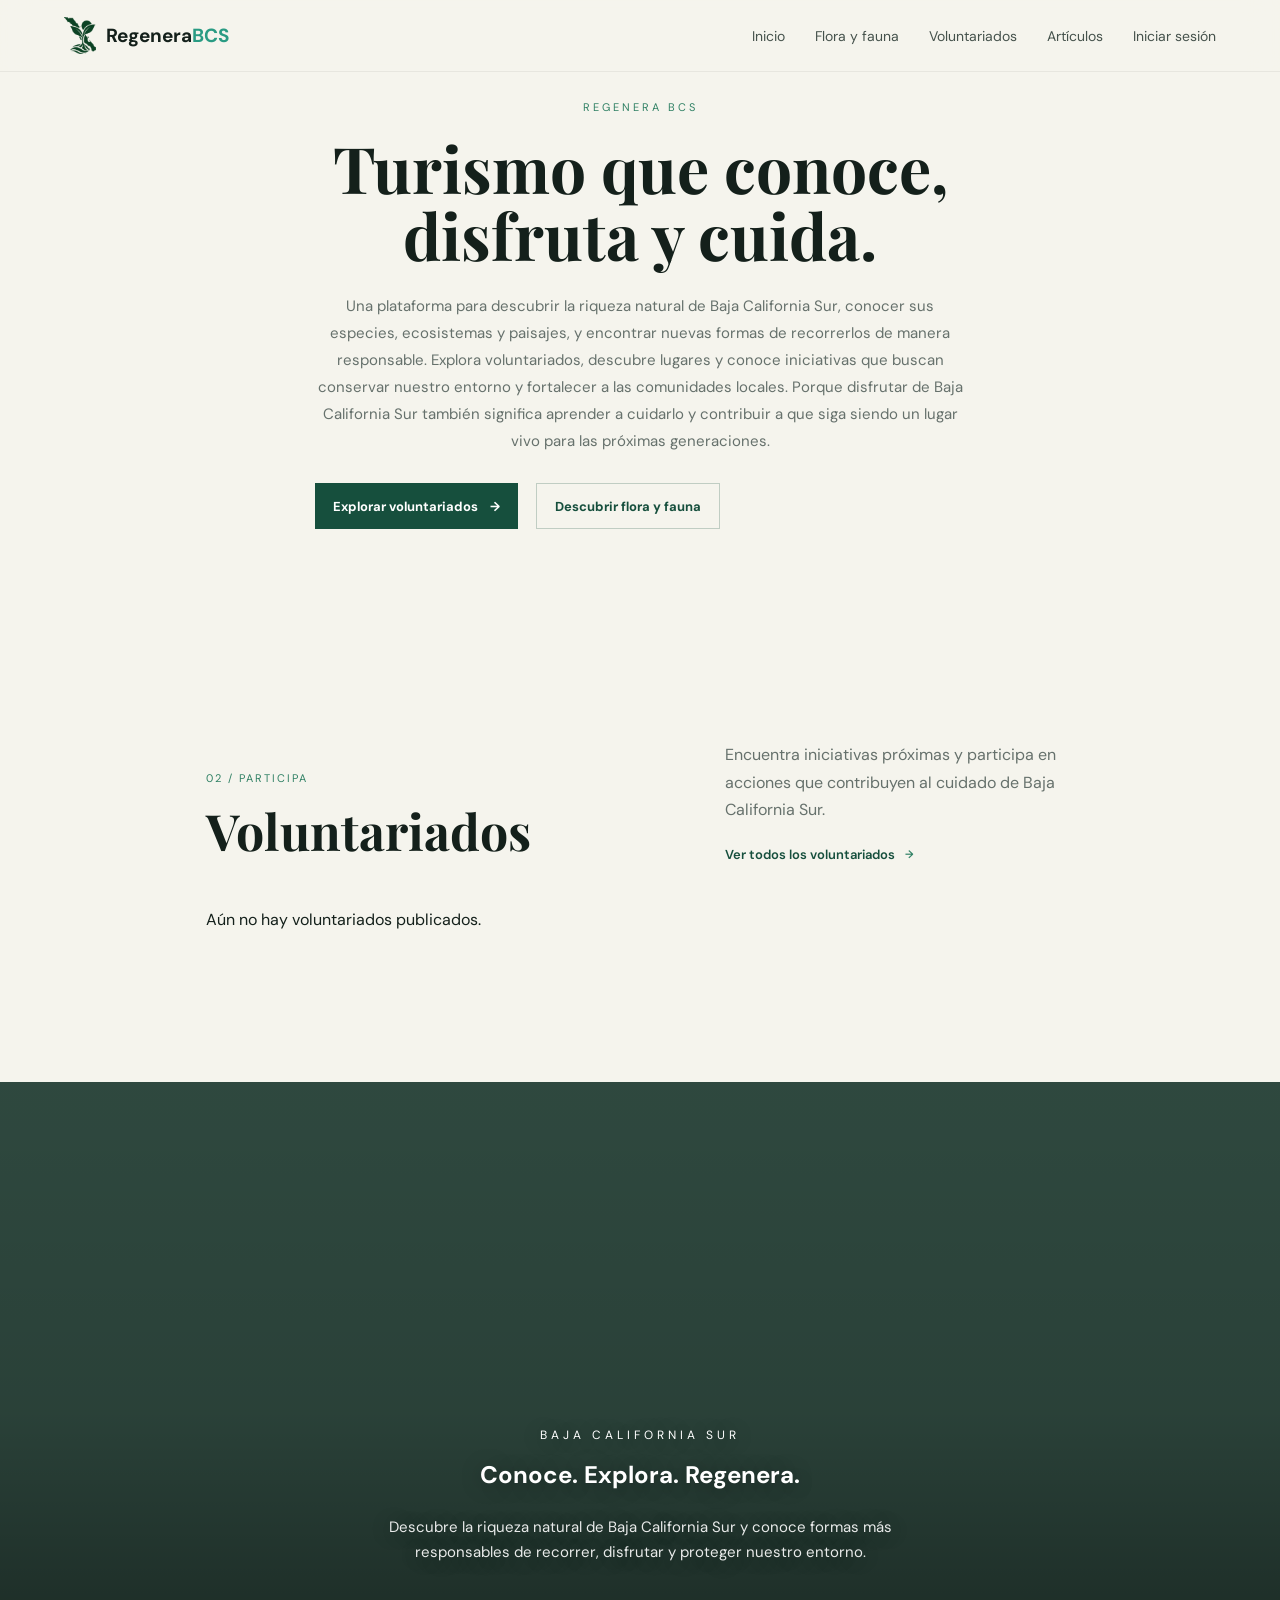
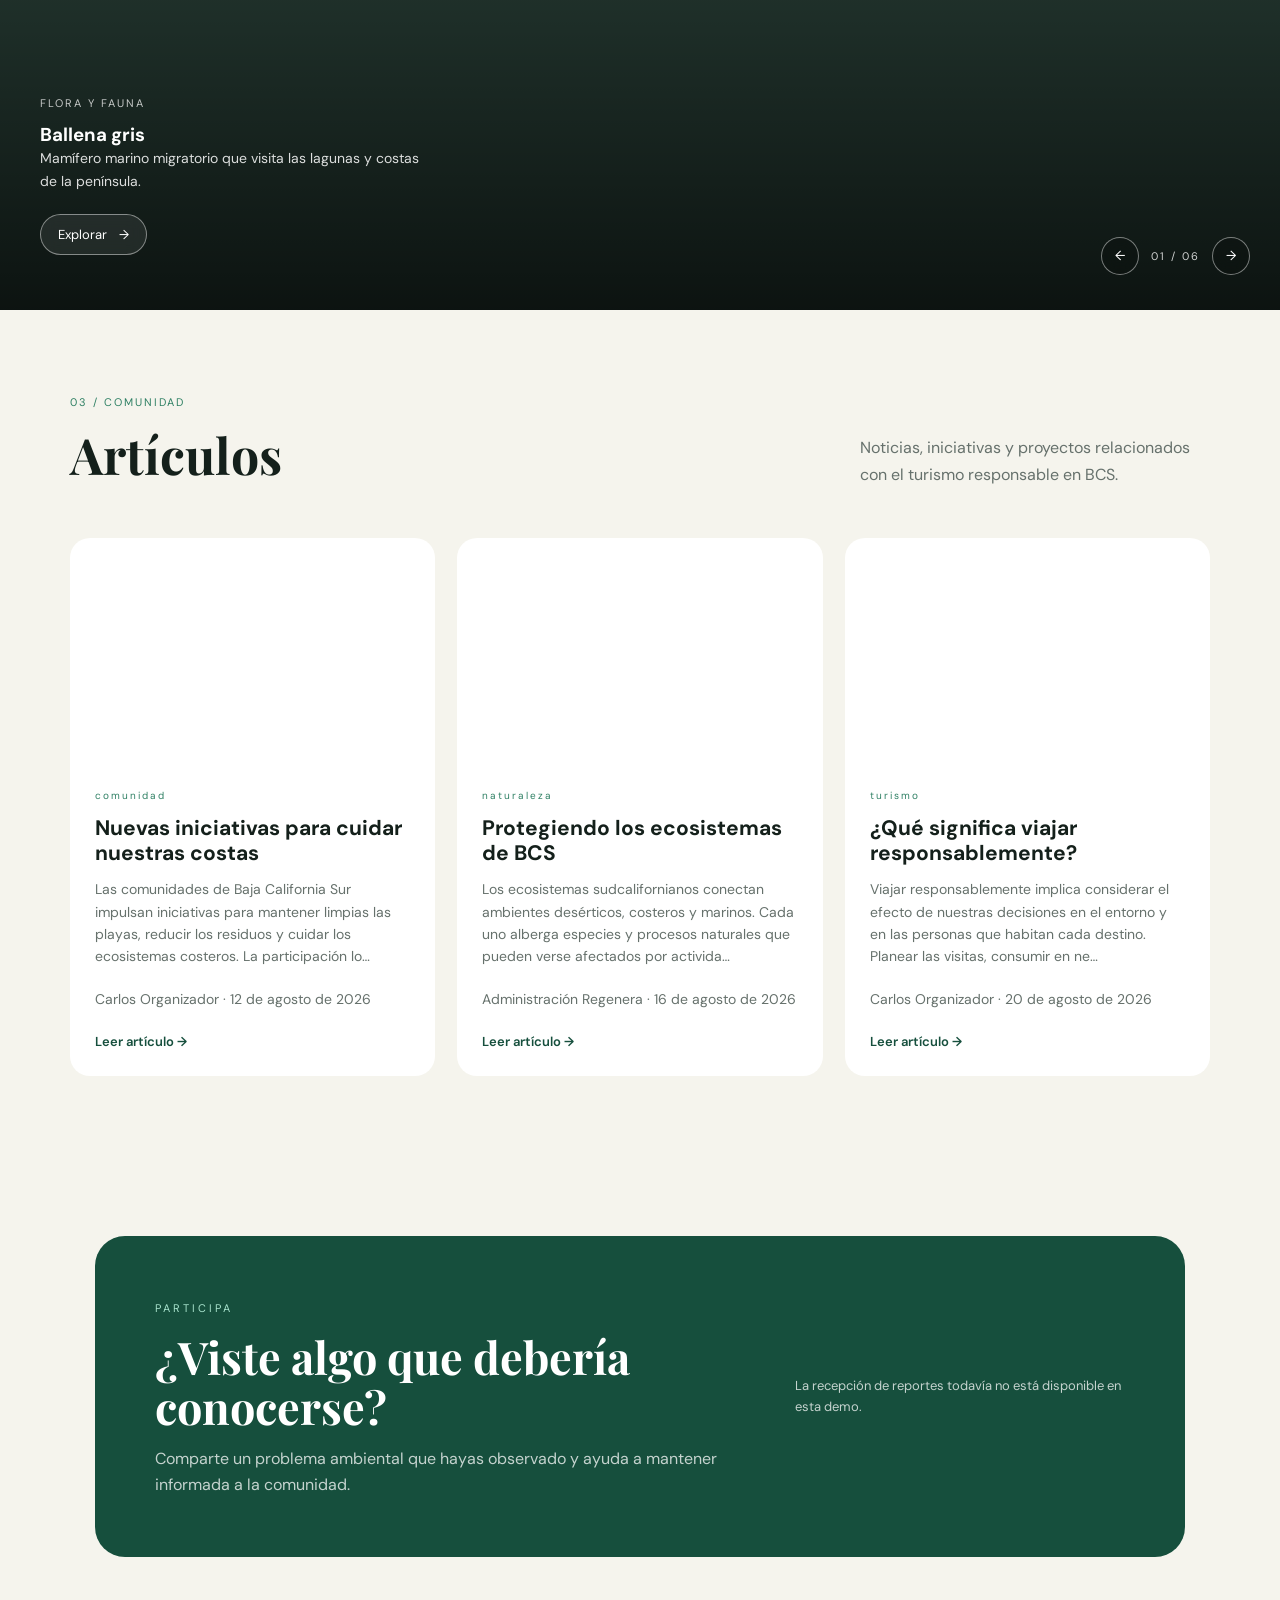
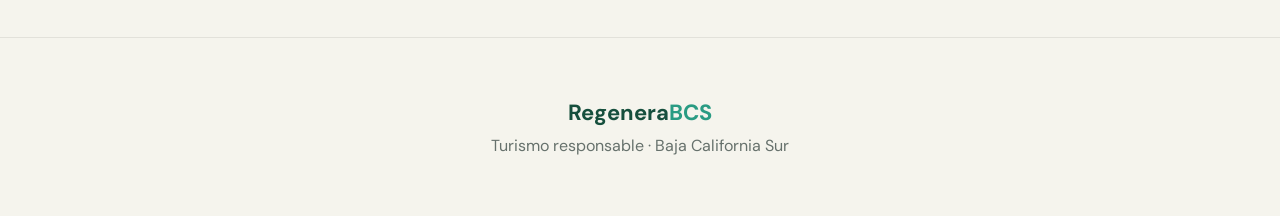
<file: index.html>
<!DOCTYPE html>
<html lang="es">

<head>
    <meta charset="UTF-8">
    <meta name="viewport" content="width=device-width, initial-scale=1.0">

    <title>Regenera BCS</title>

    <link rel="stylesheet" href="style.css">
    <link rel="stylesheet" href="contenido.css">
</head>

<body>

    <!-- =========================
         TOPBAR
    ========================== -->

    <header class="topbar">

        <a href="#inicio" class="logo">

            <span class="logo-mark">
                <img src="path1521.png" alt="Logo">
            </span>

            <span>
                Regenera<span>BCS</span>
            </span>

        </a>

        <nav class="nav">

            <a href="#inicio">
                Inicio
            </a>

            <a href="flora.html">
                Flora y fauna
            </a>

            <a href="voluntariados.html">
                Voluntariados
            </a>

            <a href="articulos.html">
                Artículos
            </a>

            <a href="login.html" class="user-nav">
                Iniciar sesión
            </a>

        </nav>

        <button
            class="menu-button"
            id="menuButton"
            aria-label="Abrir menú"
        >
            ☰
        </button>

    </header>


    <!-- =========================
         MENU MOBILE
    ========================== -->

    <nav class="mobile-menu" id="mobileMenu">

        <a href="#inicio">
            Inicio
        </a>

        <a href="flora.html">
            Flora y fauna
        </a>

        <a href="voluntariados.html">
            Voluntariados
        </a>

        <a href="articulos.html">
            Artículos
        </a>

        <a href="login.html" class="user-nav">
            Iniciar sesión
        </a>

    </nav>


    <!-- =========================
         MAIN
    ========================== -->

    <main id="inicio">

        <section class="intro">

            <div class="section-label">
                REGENERA BCS
            </div>

            <h2>
                Turismo que conoce,
                <br>
                disfruta y cuida.
            </h2>

            <p>
                Una plataforma para descubrir la riqueza natural de Baja
                California Sur, conocer sus especies, ecosistemas y paisajes,
                y encontrar nuevas formas de recorrerlos de manera responsable.
                Explora voluntariados, descubre lugares y conoce iniciativas
                que buscan conservar nuestro entorno y fortalecer a las
                comunidades locales. Porque disfrutar de Baja California Sur
                también significa aprender a cuidarlo y contribuir a que siga
                siendo un lugar vivo para las próximas generaciones.
            </p>

            <div class="home-actions">
                <a class="home-primary-link" href="voluntariados.html">Explorar voluntariados <span>→</span></a>
                <a class="home-secondary-link" href="flora.html">Descubrir flora y fauna</a>
            </div>

        </section>

        <!-- =========================
             VOLUNTARIADOS
        ========================== -->

        <section class="volunteer-section" id="voluntariados">

            <div class="section-heading volunteer-heading">
                <div>
                    <span>02 / PARTICIPA</span>
                    <h2>Voluntariados</h2>
                </div>
                <div class="volunteer-heading-right">
                    <p>
                        Encuentra iniciativas próximas y participa en
                        acciones que contribuyen al cuidado de Baja
                        California Sur.
                    </p>
                    <a href="voluntariados.html" class="section-link">
                        Ver todos los voluntariados <span>→</span>
                    </a>
                </div>
            </div>

            <div class="volunteer-grid" data-home-listing="voluntariado"></div>

        </section>

        <section class="hero" aria-label="Especies de Baja California Sur">
            <div class="hero-panel" id="floraPanel">
                <div class="panel-background"></div>
                <div class="panel-overlay"></div>
                <div class="hero-content">
                    <p class="hero-small">BAJA CALIFORNIA SUR</p>
                    <h2>Conoce. <span>Explora.</span> Regenera.</h2>
                    <p class="hero-description">Descubre la riqueza natural de Baja California Sur y conoce formas más responsables de recorrer, disfrutar y proteger nuestro entorno.</p>
                </div>
                <div class="panel-content">
                    <span class="panel-category">Flora y fauna</span>
                    <h3 id="floraTitle">Ballena gris</h3>
                    <p id="floraDescription">Conoce una de las especies marinas más representativas de Baja California Sur.</p>
                    <a href="detalle.html?tipo=flora&id=ff-01" class="panel-button" id="floraDetailLink">Explorar <span>→</span></a>
                </div>
                <div class="panel-controls">
                    <button id="floraPrev" aria-label="Especie anterior">←</button>
                    <div class="panel-counter"><span id="floraCurrent">01</span> / <span id="floraTotal">04</span></div>
                    <button id="floraNext" aria-label="Siguiente especie">→</button>
                </div>
            </div>
        </section>


        <!-- =========================
             ARTICULOS
        ========================== -->

        <section
            class="articles-section"
            id="articulos"
        >

            <div class="section-heading">

                <div>

                    <span>
                        03 / COMUNIDAD
                    </span>

                    <h2>
                        <a href="articulos.html">
                            Artículos
                        </a>
                    </h2>

                </div>

                <p>
                    Noticias, iniciativas y proyectos relacionados
                    con el turismo responsable en BCS.
                </p>

            </div>


            <div class="articles-grid" data-home-listing="articulo"></div>

        </section>


        <!-- =========================
             REPORTE
        ========================== -->

        <section
            class="report-section"
            id="reporte"
        >

            <div>

                <span>
                    PARTICIPA
                </span>

                <h2>
                    ¿Viste algo que
                    debería conocerse?
                </h2>

                <p>
                    Comparte un problema ambiental que hayas observado
                    y ayuda a mantener informada a la comunidad.
                </p>

            </div>

            <p class="report-unavailable">La recepción de reportes todavía no está disponible en esta demo.</p>

        </section>


    </main>


    <!-- =========================
         FOOTER
    ========================== -->

    <footer>

        <div class="footer-logo">
            Regenera<span>BCS</span>
        </div>

        <p>
            Turismo responsable · Baja California Sur
        </p>

    </footer>


    <script src="contenido.js"></script>
    <script src="script.js"></script>

</body>

</html>
</file>
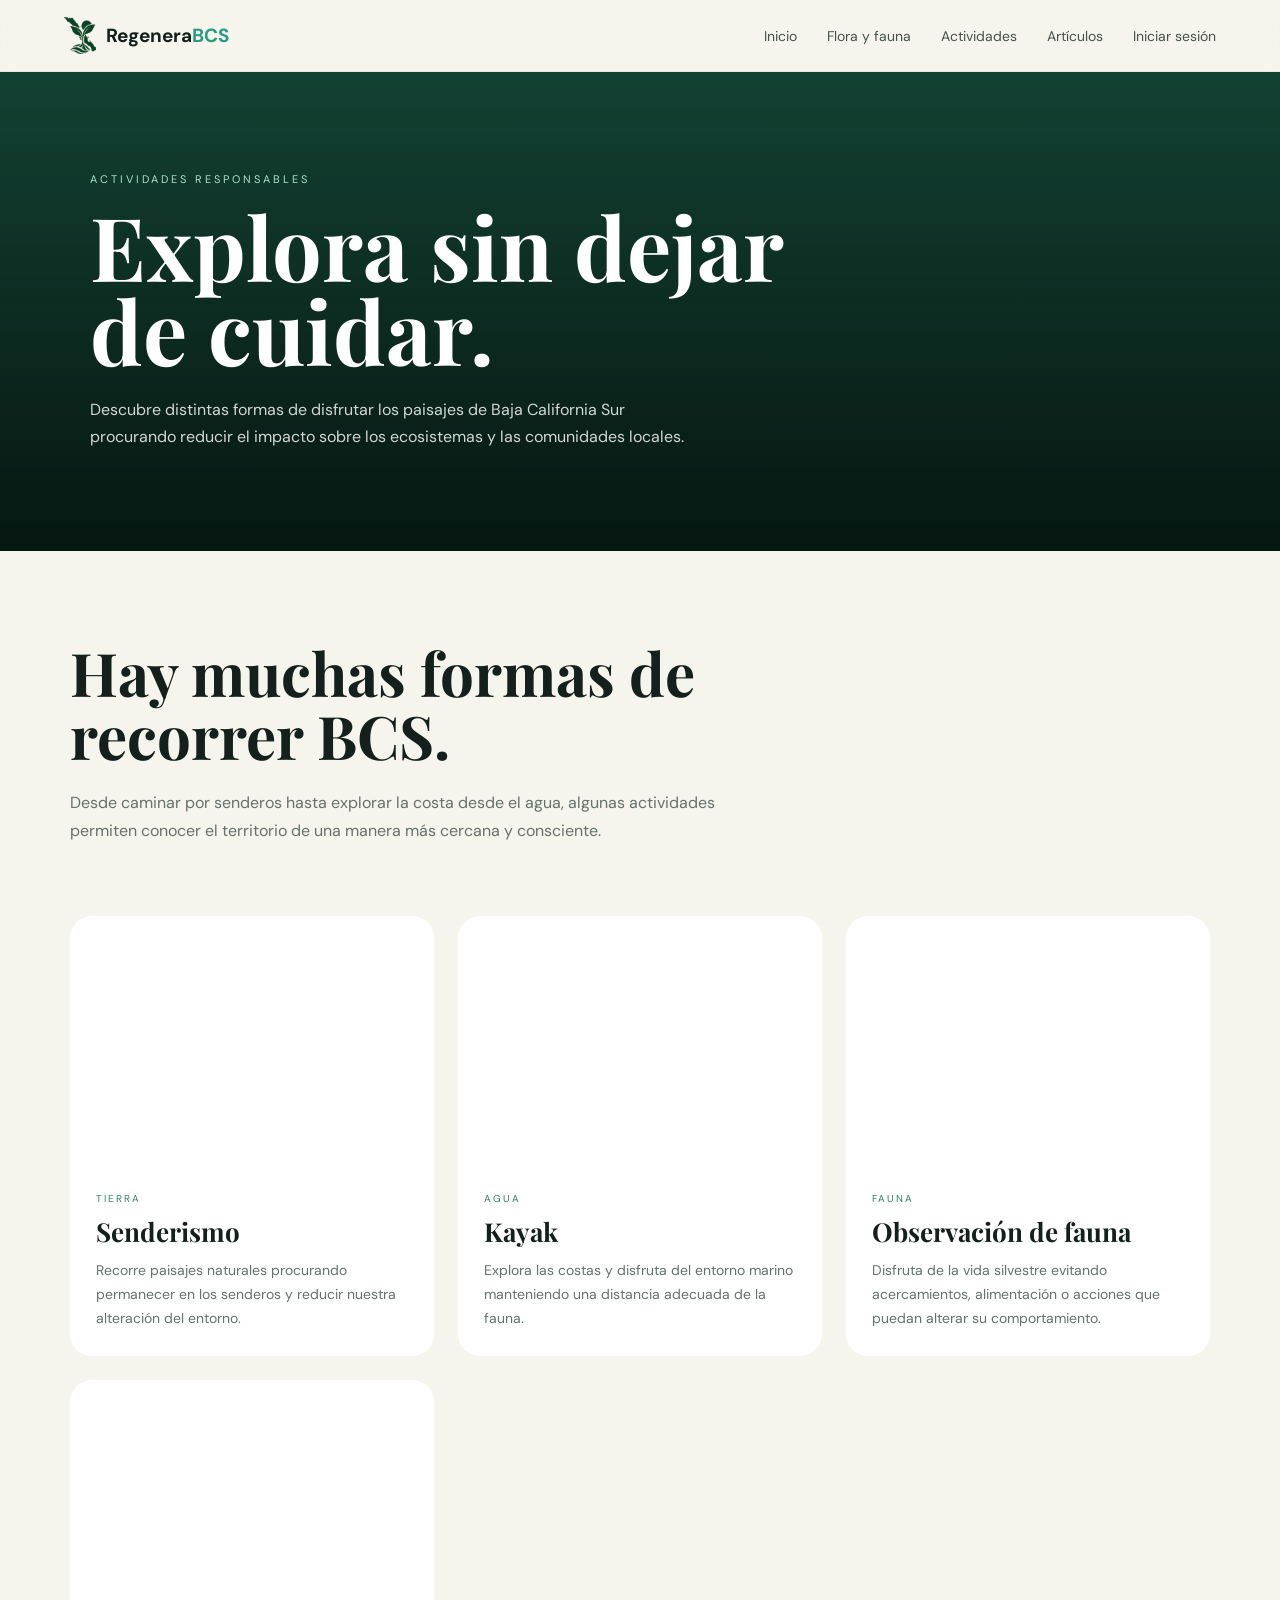
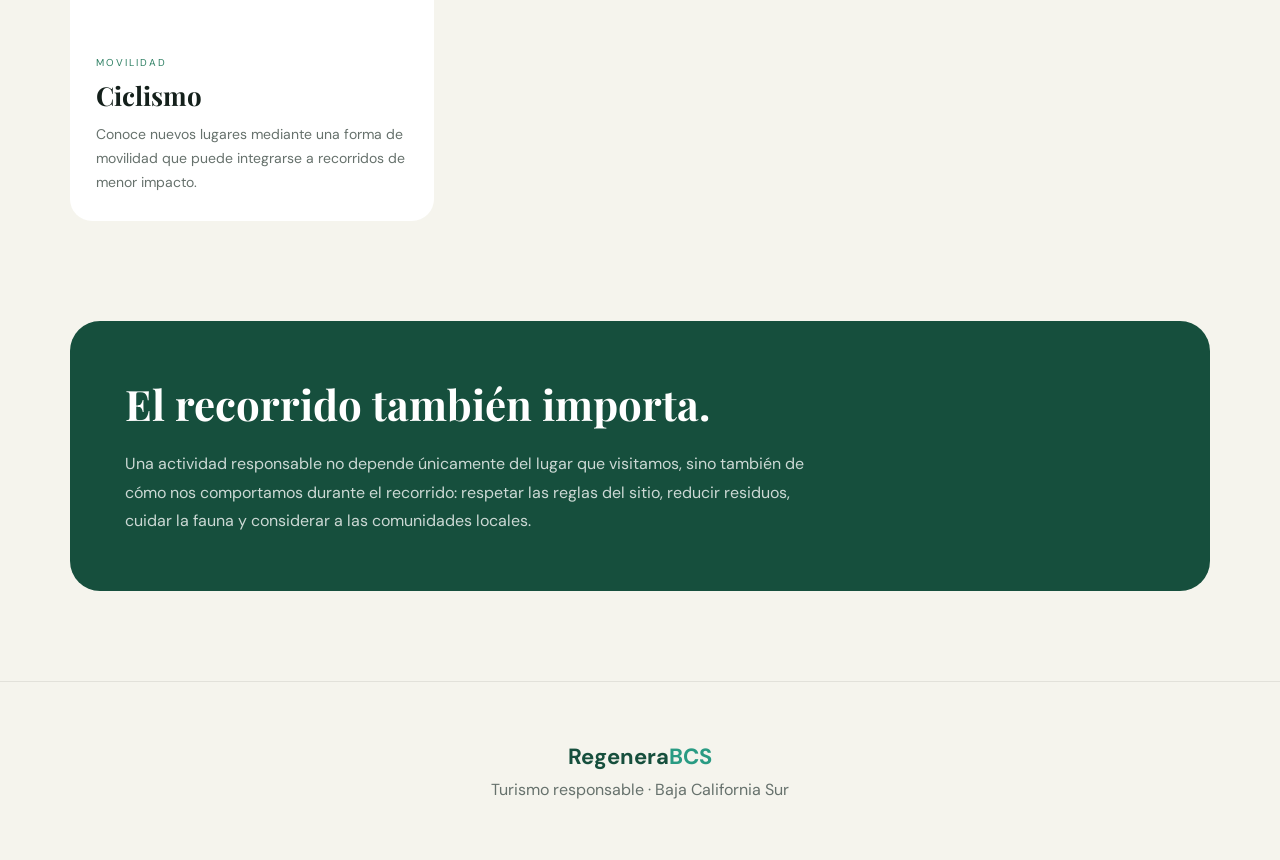
<file: actividades.html>
<!DOCTYPE html>
<html lang="es">

<head>

    <meta charset="UTF-8">
    <meta name="viewport" content="width=device-width, initial-scale=1.0">

    <title>Actividades · Regenera BCS</title>

    <link rel="stylesheet" href="style.css">
    <link rel="stylesheet" href="pages.css">

</head>

<body>

    <!-- TOPBAR -->

    <header class="topbar">

        <a href="index.html" class="logo">

            <span class="logo-mark">
                <img src="path1521.png" alt="Logo">
            </span>

            <span>
                Regenera<span>BCS</span>
            </span>

        </a>

        <nav class="nav">

            <a href="index.html">Inicio</a>
            <a href="flora.html">Flora y fauna</a>
            <a href="actividades.html">Actividades</a>
            <a href="articulos.html">Artículos</a>
            <a href="index.html#reporte">Reportar</a>

        </nav>

    </header>


    <main class="page">

        <section class="page-hero">

            <div
                class="page-hero-background"
                style="background-image: url('https://images.unsplash.com/photo-1551632811-561732d1e306?auto=format&fit=crop&w=1800&q=85');">
            </div>

            <div class="page-hero-overlay"></div>

            <div class="page-hero-content">

                <span class="page-label">
                    ACTIVIDADES RESPONSABLES
                </span>

                <h1>
                    Explora sin dejar de cuidar.
                </h1>

                <p>
                    Descubre distintas formas de disfrutar los paisajes
                    de Baja California Sur procurando reducir el impacto
                    sobre los ecosistemas y las comunidades locales.
                </p>

            </div>

        </section>


        <section class="page-content">

            <div class="page-intro">

                <h2>
                    Hay muchas formas de recorrer BCS.
                </h2>

                <p>
                    Desde caminar por senderos hasta explorar la costa
                    desde el agua, algunas actividades permiten conocer
                    el territorio de una manera más cercana y consciente.
                </p>

            </div>


            <div class="page-grid">


                <article class="info-card">

                    <div
                        class="info-card-image"
                        style="background-image: url('https://images.unsplash.com/photo-1551632811-561732d1e306?auto=format&fit=crop&w=1000&q=85');">
                    </div>

                    <div class="info-card-content">

                        <span class="info-card-category">
                            TIERRA
                        </span>

                        <h3>
                            Senderismo
                        </h3>

                        <p>
                            Recorre paisajes naturales procurando
                            permanecer en los senderos y reducir
                            nuestra alteración del entorno.
                        </p>

                    </div>

                </article>


                <article class="info-card">

                    <div
                        class="info-card-image"
                        style="background-image: url('https://images.unsplash.com/photo-1600519009961-b4d3f3a4c1a9?auto=format&fit=crop&w=1000&q=85');">
                    </div>

                    <div class="info-card-content">

                        <span class="info-card-category">
                            AGUA
                        </span>

                        <h3>
                            Kayak
                        </h3>

                        <p>
                            Explora las costas y disfruta del entorno
                            marino manteniendo una distancia adecuada
                            de la fauna.
                        </p>

                    </div>

                </article>


                <article class="info-card">

                    <div
                        class="info-card-image"
                        style="background-image: url('https://images.unsplash.com/photo-1549366021-9f761d450615?auto=format&fit=crop&w=1000&q=85');">
                    </div>

                    <div class="info-card-content">

                        <span class="info-card-category">
                            FAUNA
                        </span>

                        <h3>
                            Observación de fauna
                        </h3>

                        <p>
                            Disfruta de la vida silvestre evitando
                            acercamientos, alimentación o acciones
                            que puedan alterar su comportamiento.
                        </p>

                    </div>

                </article>


                <article class="info-card">

                    <div
                        class="info-card-image"
                        style="background-image: url('https://images.unsplash.com/photo-1541625602330-2277a4c46182?auto=format&fit=crop&w=1000&q=85');">
                    </div>

                    <div class="info-card-content">

                        <span class="info-card-category">
                            MOVILIDAD
                        </span>

                        <h3>
                            Ciclismo
                        </h3>

                        <p>
                            Conoce nuevos lugares mediante una forma de
                            movilidad que puede integrarse a recorridos
                            de menor impacto.
                        </p>

                    </div>

                </article>


            </div>


            <section class="feature-section">

                <h2>
                    El recorrido también importa.
                </h2>

                <p>
                    Una actividad responsable no depende únicamente
                    del lugar que visitamos, sino también de cómo nos
                    comportamos durante el recorrido: respetar las
                    reglas del sitio, reducir residuos, cuidar la fauna
                    y considerar a las comunidades locales.
                </p>

            </section>

        </section>

    </main>


    <footer class="page-footer">

        <div class="footer-logo">
            Regenera<span>BCS</span>
        </div>

        <p>
            Turismo responsable · Baja California Sur
        </p>

    </footer>

    <script src="contenido.js"></script>

</body>
</html>
</file>
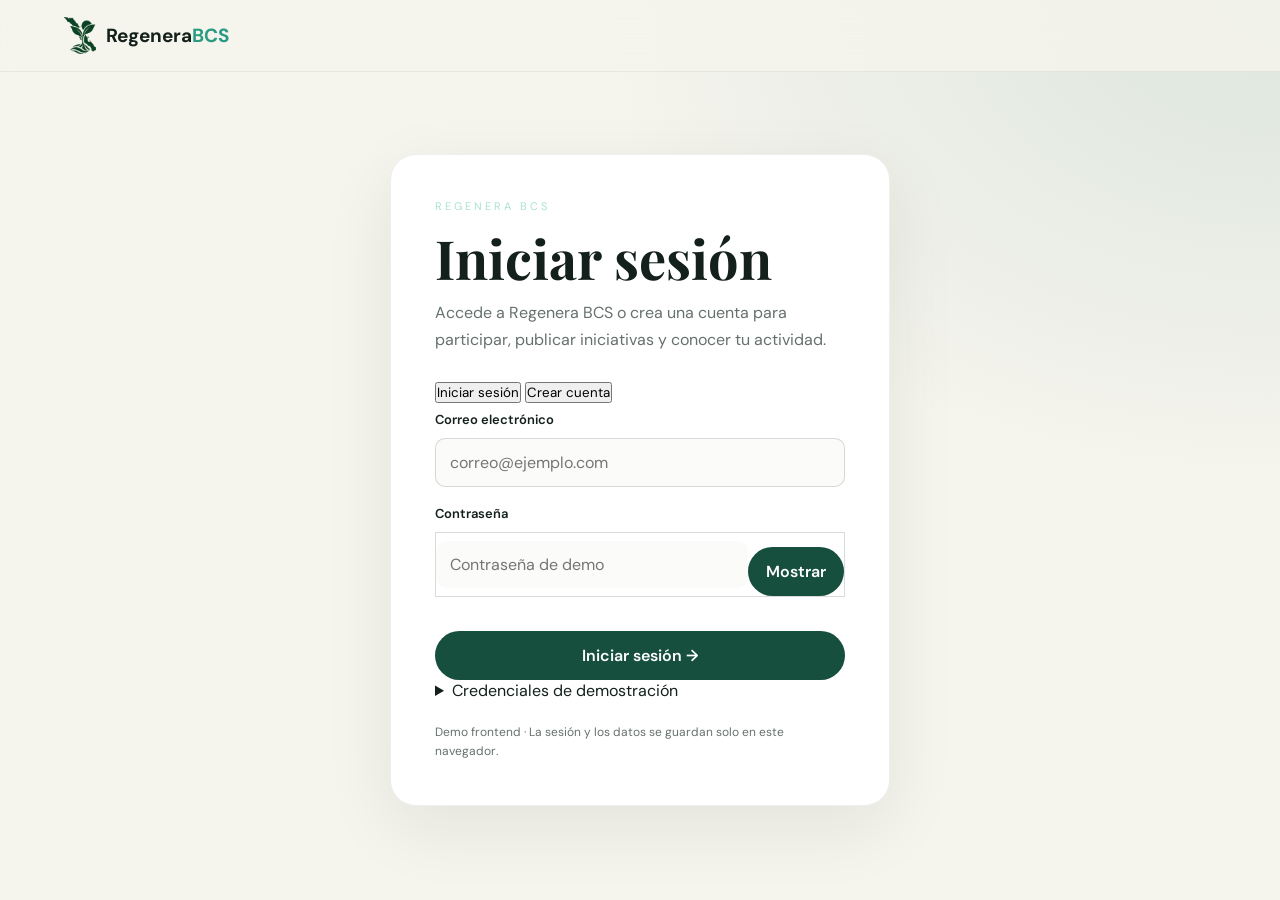
<file: admin.html>
<!DOCTYPE html>
<html lang="es">
<head>
    <meta charset="UTF-8">
    <meta name="viewport" content="width=device-width, initial-scale=1.0">
    <title>Dashboard · Regenera BCS</title>
    <link rel="stylesheet" href="style.css">
    <link rel="stylesheet" href="pages.css">
    <link rel="stylesheet" href="contenido.css">
    <link rel="stylesheet" href="admin.css">
</head>
<body class="admin-body">
    <aside class="admin-sidebar">
        <a class="logo admin-logo" href="index.html">
            <span class="logo-mark"><img src="path1521.png" alt=""></span>
            <span>Regenera<span>BCS</span></span>
        </a>
        <p class="sidebar-label">ADMINISTRACIÓN</p>
        <nav id="adminTabs" class="admin-tabs" aria-label="Secciones del dashboard">
            <button class="active" data-tab="dashboard">◫ Dashboard</button>
            <button data-tab="voluntariados">♧ Voluntariados</button>
            <button data-tab="articulos">▤ Artículos</button>
            <button data-tab="usuarios">♙ Usuarios</button>
            <button data-tab="lugares">⌖ Lugares</button>
            <button data-tab="flora">✿ Flora y fauna</button>
            <button data-tab="notificaciones">♧ Notificaciones</button>
            <button data-tab="auditoria">▧ Auditoría</button>
        </nav>
        <a class="admin-back-link" href="index.html">← Volver al sitio</a>
    </aside>

    <main class="admin-main">
        <header class="admin-header">
            <div>
                <span class="page-label">PANEL DE CONTROL</span>
                <h1 id="adminGreeting">Dashboard</h1>
            </div>
            <nav class="admin-view-switch" aria-label="Cambiar vista">
                <a href="admin.html" aria-current="page">Panel de administración</a>
                <a href="index.html">Vista de usuario</a>
            </nav>
            <div class="admin-header-actions">
                <span id="adminUserName"></span>
                <a class="secondary-button" href="perfil.html">Mi perfil</a>
                <button id="adminNotificationIndicator" type="button" class="secondary-button" aria-label="Abrir notificaciones">Notificaciones</button>
                <button id="adminLogout" type="button" class="secondary-button">Cerrar sesión</button>
            </div>
        </header>
        <div class="admin-message" id="adminMessage" role="status" aria-live="polite"></div>

        <section class="admin-section active" data-section="dashboard">
            <div class="admin-stats" id="adminStats"></div>
            <article class="admin-panel admin-participation-panel">
                <div class="admin-panel-heading"><div><span>IMPACTO EN LA COMUNIDAD</span><h2>Participación</h2></div></div>
                <div class="admin-impact-stats" id="participationStats"></div>
                <h3 class="admin-activity-heading">Actividad reciente</h3>
                <div id="participationActivity" class="participation-activity-list"></div>
            </article>
            <div class="admin-dashboard-grid">
                <article class="admin-panel">
                    <div class="admin-panel-heading"><div><span>REVISIÓN</span><h2>Contenido pendiente</h2></div></div>
                    <div id="pendingSummary"></div>
                </article>
                <article class="admin-panel">
                    <div class="admin-panel-heading"><div><span>ACTIVIDAD</span><h2>Auditoría reciente</h2></div></div>
                    <div id="recentAudit"></div>
                </article>
            </div>
        </section>

        <section class="admin-section" data-section="voluntariados">
            <div class="admin-section-heading">
                <div><span>GESTIÓN DE CONTENIDO</span><h2>Voluntariados</h2></div>
                <select id="volunteerStateFilter" aria-label="Filtrar voluntariados por estado">
                    <option value="todos">Todos los estados</option><option>pendiente</option><option>publicado</option><option>rechazado</option><option>cancelado</option><option>finalizado</option>
                </select>
                <a class="admin-create-link" href="crear-contenido.html?tipo=voluntariado">Crear voluntariado +</a>
            </div>
            <label class="admin-search">Buscar voluntariado<input type="search" data-table-search="volunteerTable" placeholder="Título, categoría o lugar"></label>
            <div class="admin-table-wrap" id="volunteerTable"></div>
        </section>

        <section class="admin-section" data-section="articulos">
            <div class="admin-section-heading">
                <div><span>GESTIÓN DE CONTENIDO</span><h2>Artículos</h2></div>
                <select id="articleStateFilter" aria-label="Filtrar artículos por estado">
                    <option value="todos">Todos los estados</option><option>pendiente</option><option>publicado</option><option>rechazado</option><option>retirado</option>
                </select>
                <a class="admin-create-link" href="crear-contenido.html?tipo=articulo">Crear artículo +</a>
            </div>
            <label class="admin-search">Buscar artículo<input type="search" data-table-search="articleTable" placeholder="Título, autor o categoría"></label>
            <div class="admin-table-wrap" id="articleTable"></div>
        </section>

        <section class="admin-section" data-section="usuarios">
            <div class="admin-section-heading"><div><span>CUENTAS Y PERMISOS</span><h2>Usuarios</h2></div></div>
            <label class="admin-search">Buscar usuario<input type="search" data-table-search="userTable" placeholder="Nombre o correo"></label>
            <div class="admin-table-wrap" id="userTable"></div>
        </section>

        <section class="admin-section" data-section="lugares">
            <div class="admin-section-heading"><div><span>CATÁLOGO</span><h2>Lugares</h2></div></div>
            <label class="admin-search">Buscar lugar<input type="search" data-table-search="placeTable" placeholder="Nombre o dirección"></label>
            <details class="admin-form-disclosure">
                <summary>Agregar o editar lugar</summary>
            <form id="placeForm" class="admin-inline-form">
                <input type="hidden" name="id">
                <label>Nombre<input name="nombre" required maxlength="100"></label>
                <label>Tipo<select name="tipo"><option value="playa">Playa</option><option value="parque">Parque</option><option value="reserva">Reserva</option><option value="zona urbana">Zona urbana</option><option value="otro">Otro</option></select></label>
                <label class="wide-field">Descripción<textarea name="descripcion" rows="2" maxlength="1000"></textarea></label>
                <label>Dirección<input name="direccion" required maxlength="200"></label>
                <label>Latitud<input name="latitud" type="number" step="any" min="-90" max="90"></label>
                <label>Longitud<input name="longitud" type="number" step="any" min="-180" max="180"></label>
                <label class="wide-field">Información de conservación<textarea name="informacionConservacion" rows="2" maxlength="1000"></textarea></label>
                <label class="wide-field">Fuente de información<input name="fuenteInformacion" maxlength="200"></label>
                <button type="submit">Guardar lugar</button>
                <button type="reset" class="secondary-button">Limpiar</button>
            </form>
            </details>
            <div class="admin-table-wrap" id="placeTable"></div>
        </section>

        <section class="admin-section" data-section="flora">
            <div class="admin-section-heading"><div><span>CATÁLOGO</span><h2>Flora y fauna</h2></div></div>
            <label class="admin-search">Buscar especie<input type="search" data-table-search="speciesTable" placeholder="Nombre, tipo o hábitat"></label>
            <details class="admin-form-disclosure" id="speciesFormDisclosure">
                <summary>Agregar o editar ficha</summary>
            <form id="speciesForm" class="admin-inline-form">
                <input type="hidden" name="id">
                <label>Nombre<input name="nombre" required maxlength="100"></label>
                <label>Nombre científico<input name="nombreCientifico" maxlength="100"></label>
                <label>Tipo<select name="tipo"><option value="flora">Flora</option><option value="fauna">Fauna</option></select></label>
                <label>Hábitat<input name="habitat" maxlength="200"></label>
                <label>Conservación<input name="estadoConservacion" maxlength="100"></label>
                <label>Ubicación<input name="ubicacion" maxlength="150"></label>
                <label>Función ecológica<input name="funcionEcologica" maxlength="300"></label>
                <label>Dato curioso<input name="datoCurioso" maxlength="300"></label>
                <label class="wide-field">Amenazas<textarea name="amenazas" rows="2" maxlength="1000"></textarea></label>
                <label class="wide-field">Recomendaciones<textarea name="recomendaciones" rows="2" maxlength="1000"></textarea></label>
                <label class="wide-field">Fuentes (una por línea)<textarea name="fuentes" rows="3" maxlength="2000"></textarea></label>
                <label class="wide-field">URL de imagen<input name="imagen" type="url" placeholder="https://"></label>
                <label class="wide-field">Descripción<textarea name="descripcion" rows="2" required maxlength="1000"></textarea></label>
                <button type="submit">Guardar especie</button>
                <button type="reset" class="secondary-button">Limpiar</button>
            </form>
            </details>
            <div class="admin-table-wrap" id="speciesTable"></div>
        </section>

        <section class="admin-section" data-section="notificaciones">
            <div class="admin-section-heading"><div><span>MENSAJERÍA</span><h2>Notificaciones</h2></div></div>
            <label class="admin-search">Buscar notificación<input type="search" data-list-search="adminNotifications" placeholder="Título, destinatario o tipo"></label>
            <div id="adminNotifications" class="admin-notification-list"></div>
        </section>

        <section class="admin-section" data-section="auditoria">
            <div class="admin-section-heading"><div><span>TRAZABILIDAD</span><h2>Auditoría</h2></div></div>
            <label class="admin-search">Buscar en auditoría<input type="search" data-table-search="auditTable" placeholder="Usuario, acción o entidad"></label>
            <div class="admin-table-wrap" id="auditTable"></div>
        </section>
    </main>
    <script src="contenido.js"></script>
    <script src="admin.js"></script>
</body>
</html>
</file>
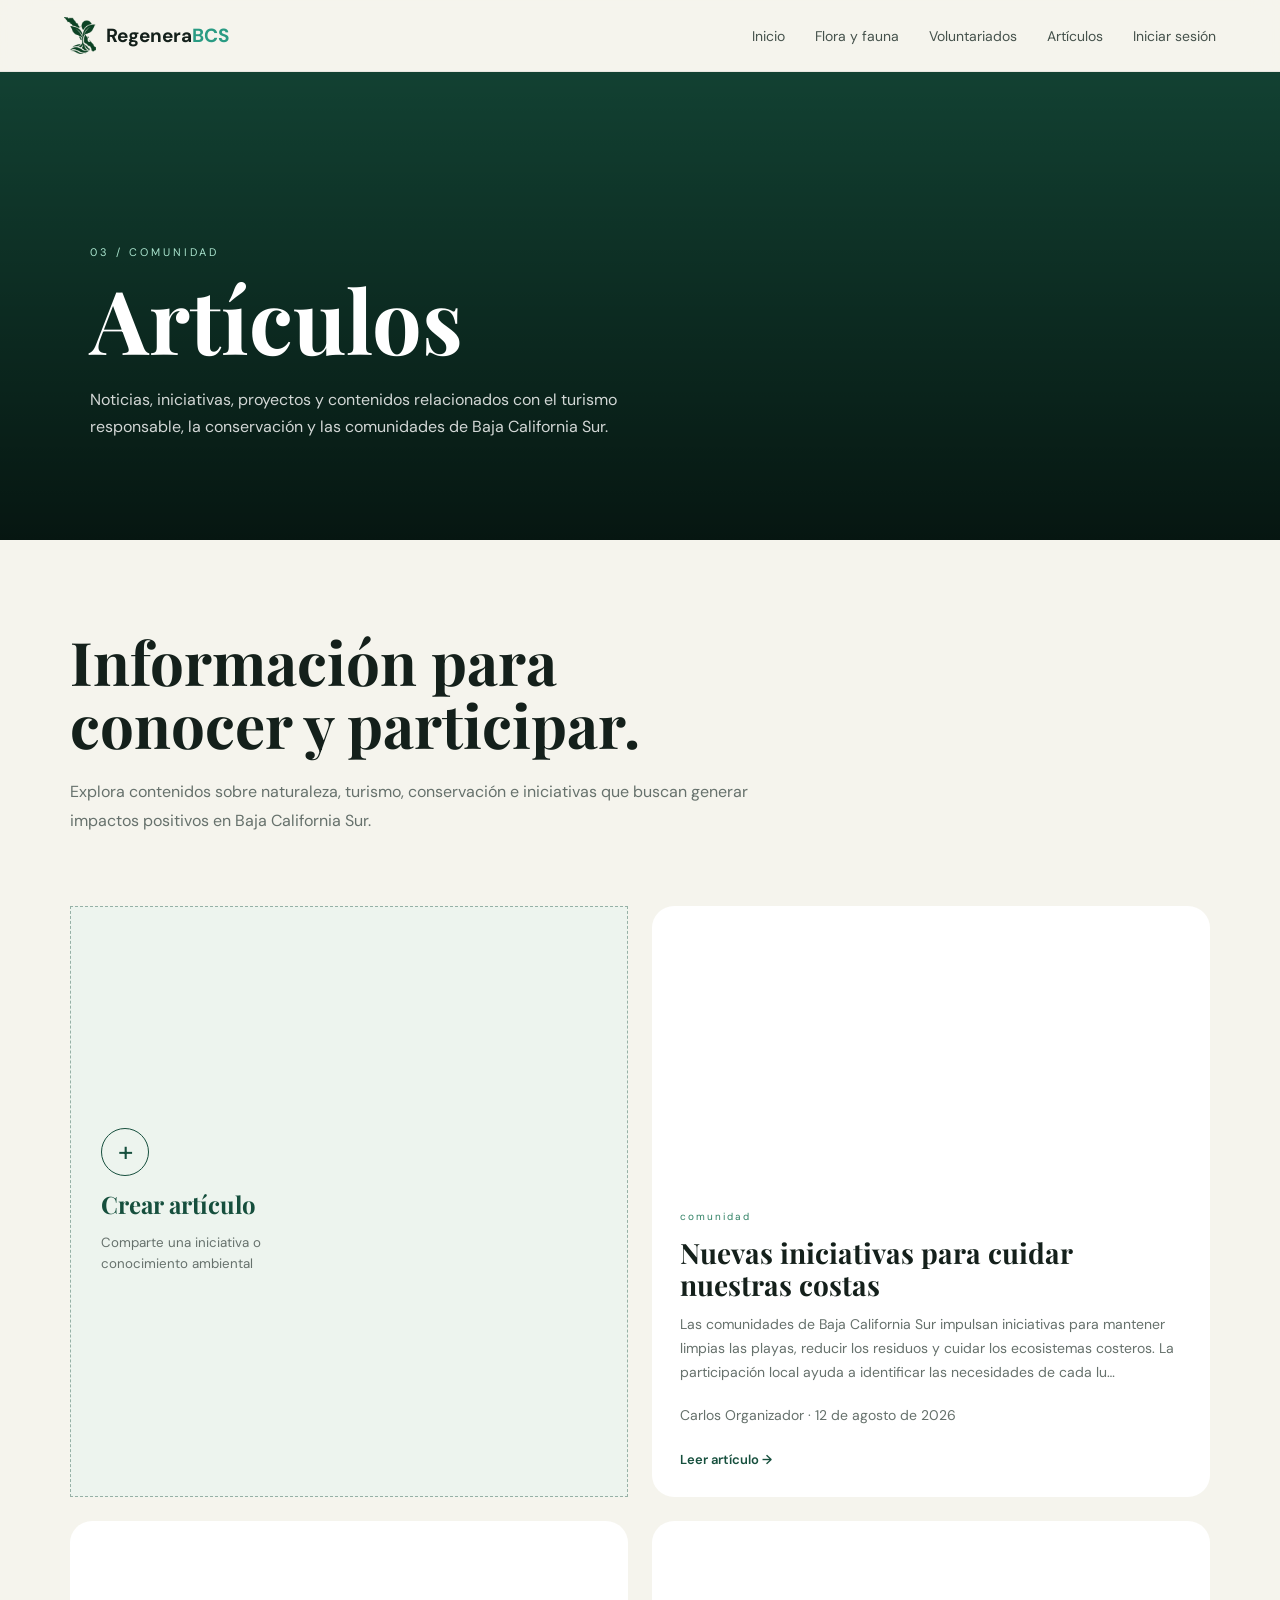
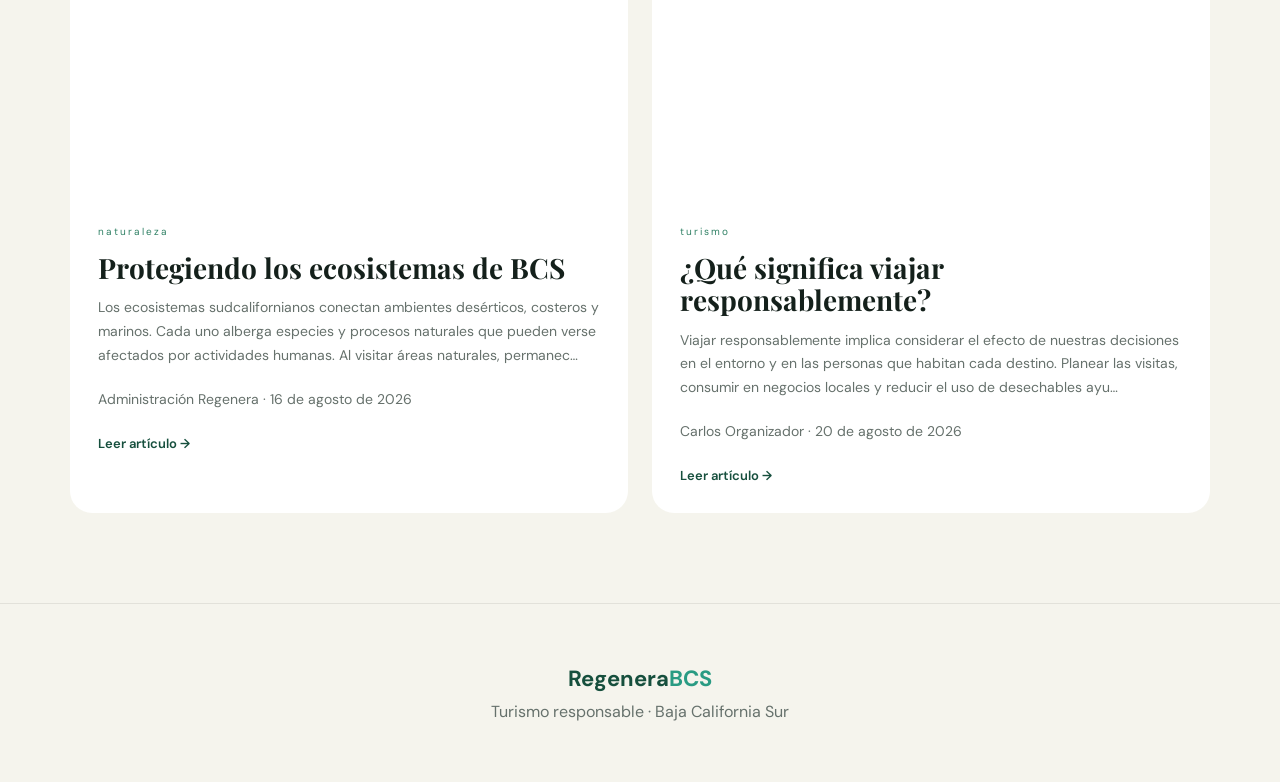
<file: articulos.html>
<!DOCTYPE html>
<html lang="es">

<head>

    <meta charset="UTF-8">
    <meta name="viewport" content="width=device-width, initial-scale=1.0">

    <title>Artículos · Regenera BCS</title>

    <link rel="stylesheet" href="style.css">
    <link rel="stylesheet" href="pages.css">
    <link rel="stylesheet" href="contenido.css">

</head>

<body>

    <!-- TOPBAR -->

    <header class="topbar">

        <a href="index.html" class="logo">

            <span class="logo-mark">
                <img src="path1521.png" alt="Logo">
            </span>

            <span>
                Regenera<span>BCS</span>
            </span>

        </a>

        <nav class="nav">

            <a href="index.html">Inicio</a>
            <a href="flora.html">Flora y fauna</a>
            <a href="voluntariados.html">Voluntariados</a>
            <a href="articulos.html">Artículos</a>
            <a href="index.html#reporte">Reportar</a>
            <a href="login.html" id="userNav" class="user-nav">Iniciar sesión</a>

        </nav>

    </header>


    <main class="page">

        <section class="page-hero">

            <div
                class="page-hero-background"
                style="background-image: url('https://images.unsplash.com/photo-1469474968028-56623f02e42e?auto=format&fit=crop&w=1800&q=85');">
            </div>

            <div class="page-hero-overlay"></div>

            <div class="page-hero-content">

                <span class="page-label">
                    03 / COMUNIDAD
                </span>

                <h1>
                    Artículos
                </h1>

                <p>
                    Noticias, iniciativas, proyectos y contenidos
                    relacionados con el turismo responsable,
                    la conservación y las comunidades de Baja California Sur.
                </p>

            </div>

        </section>


        <section class="page-content">

            <div class="page-intro">

                <h2>
                    Información para conocer y participar.
                </h2>

                <p>
                    Explora contenidos sobre naturaleza, turismo,
                    conservación e iniciativas que buscan generar
                    impactos positivos en Baja California Sur.
                </p>

            </div>


            <div class="page-grid article-list-grid" data-content-listing="articulo" aria-live="polite">


                <!-- ARTÍCULO 1 -->

                <article class="article-page-card">

                    <div
                        class="article-page-image"
                        style="background-image: url('https://images.unsplash.com/photo-1516690561799-46d8f74f9abf?auto=format&fit=crop&w=1000&q=80');">
                    </div>

                    <div class="article-page-content">

                        <span>
                            COMUNIDAD
                        </span>

                        <h2>
                            Nuevas iniciativas para cuidar nuestras costas
                        </h2>

                        <p>
                            Conoce proyectos locales que buscan generar
                            un impacto positivo y fortalecer la relación
                            entre las comunidades y sus espacios naturales.
                        </p>

                        <a href="#" class="article-link">
                            Leer artículo →
                        </a>

                    </div>

                </article>


                <!-- ARTÍCULO 2 -->

                <article class="article-page-card">

                    <div
                        class="article-page-image"
                        style="background-image: url('https://images.unsplash.com/photo-1469474968028-56623f02e42e?auto=format&fit=crop&w=1000&q=80');">
                    </div>

                    <div class="article-page-content">

                        <span>
                            NATURALEZA
                        </span>

                        <h2>
                            Protegiendo los ecosistemas de BCS
                        </h2>

                        <p>
                            Información y recomendaciones para visitar
                            nuestros espacios naturales procurando reducir
                            el impacto sobre sus ecosistemas.
                        </p>

                        <a href="#" class="article-link">
                            Leer artículo →
                        </a>

                    </div>

                </article>


                <!-- ARTÍCULO 3 -->

                <article class="article-page-card">

                    <div
                        class="article-page-image"
                        style="background-image: url('https://images.unsplash.com/photo-1500534623283-312aade485b7?auto=format&fit=crop&w=1000&q=80');">
                    </div>

                    <div class="article-page-content">

                        <span>
                            TURISMO
                        </span>

                        <h2>
                            ¿Qué significa viajar responsablemente?
                        </h2>

                        <p>
                            Algunas prácticas sencillas que pueden ayudar
                            a reducir nuestro impacto cuando visitamos
                            destinos naturales y comunidades locales.
                        </p>

                        <a href="#" class="article-link">
                            Leer artículo →
                        </a>

                    </div>

                </article>


            </div>

        </section>

    </main>


    <footer class="page-footer">

        <div class="footer-logo">
            Regenera<span>BCS</span>
        </div>

        <p>
            Turismo responsable · Baja California Sur
        </p>

    </footer>

    <script src="contenido.js"></script>
</body>
</html>
</file>
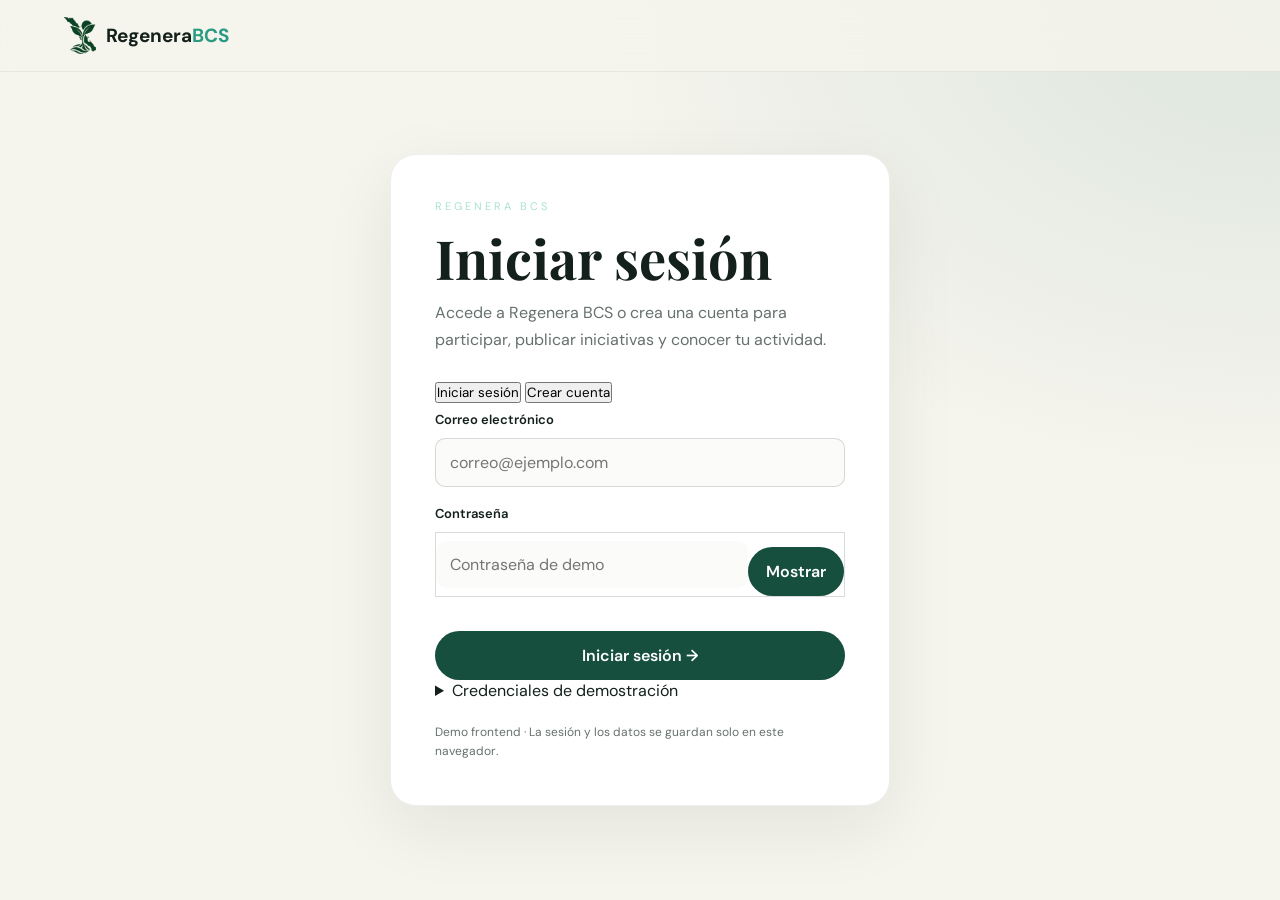
<file: crear-contenido.html>
<!DOCTYPE html>
<html lang="es">
<head>
    <meta charset="UTF-8">
    <meta name="viewport" content="width=device-width, initial-scale=1.0">
    <title>Crear contenido · Regenera BCS</title>
    <link rel="stylesheet" href="style.css">
    <link rel="stylesheet" href="pages.css">
    <link rel="stylesheet" href="contenido.css">
</head>
<body>
    <header class="topbar">
        <a href="index.html" class="logo">
            <span class="logo-mark"><img src="path1521.png" alt="Logo"></span>
            <span>Regenera<span>BCS</span></span>
        </a>
        <nav class="nav">
            <a href="index.html">Inicio</a>
            <a href="flora.html">Flora y fauna</a>
            <a href="voluntariados.html">Voluntariados</a>
            <a href="articulos.html">Artículos</a>
            <a href="perfil.html">Mi perfil</a>
        </nav>
    </header>
    <main class="page create-page">
        <section class="create-panel">
            <span class="page-label">COMUNIDAD REGENERA</span>
            <h1 id="createTitle">Crear publicación</h1>
            <p id="createSubtitle">Comparte información con la comunidad.</p>
            <div class="form-message" id="createMessage" role="status" aria-live="polite"></div>
            <form id="createContentForm">
                <label for="title">Título</label>
                <input id="title" name="title" type="text" maxlength="100" required>

                <label for="category">Categoría</label>
                <select id="category" name="category" required>
                    <option value="">Selecciona una categoría</option>
                    <option value="limpieza">Limpieza</option>
                    <option value="restauración">Restauración</option>
                    <option value="reforestación">Reforestación</option>
                    <option value="monitoreo">Monitoreo</option>
                    <option value="conservación">Conservación</option>
                    <option value="educación ambiental">Educación ambiental</option>
                </select>

                <div id="adminPublicationField" hidden>
                    <label for="initialState">Estado inicial</label>
                    <select id="initialState" name="estadoInicial">
                        <option value="pendiente">Enviar a revisión</option>
                        <option value="publicado">Publicar directamente</option>
                    </select>
                </div>

                <div data-field-group="voluntariado" hidden>
                    <label for="date">Fecha</label>
                    <input id="date" name="date" type="date" required>
                    <label for="hourStart">Hora de inicio</label>
                    <input id="hourStart" name="hourStart" type="time" required>
                    <label for="hourEnd">Hora de término</label>
                    <input id="hourEnd" name="hourEnd" type="time" required>
                    <label for="placeId">Lugar</label>
                    <select id="placeId" name="lugar_id" required></select>
                    <label for="location">Punto de encuentro o indicaciones</label>
                    <input id="location" name="location" type="text" maxlength="200" required>
                    <label for="capacity">Cupo de participantes</label>
                    <input id="capacity" name="capacity" type="number" min="1" max="10000" required>
                    <label for="requirements">Requisitos</label>
                    <textarea id="requirements" name="requirements" rows="2" maxlength="1000"></textarea>
                    <label for="materials">Materiales</label>
                    <textarea id="materials" name="materials" rows="2" maxlength="1000"></textarea>
                </div>

                <div data-field-group="voluntariado" hidden>
                    <label for="summary">Descripción breve</label>
                    <textarea id="summary" name="summary" rows="3" maxlength="300" required></textarea>
                </div>

                <label for="content">Información completa</label>
                <textarea id="content" name="content" rows="8" maxlength="10000" required></textarea>

                <label for="image">URL de imagen (opcional)</label>
                <input id="image" name="image" type="url" placeholder="https://">
                <button type="submit">Enviar a revisión</button>
                <a class="create-cancel" href="index.html">Cancelar</a>
            </form>
        </section>
    </main>
    <footer class="page-footer">
        <div class="footer-logo">Regenera<span>BCS</span></div>
        <p>Turismo responsable · Baja California Sur</p>
    </footer>
    <script src="contenido.js"></script>
</body>
</html>
</file>
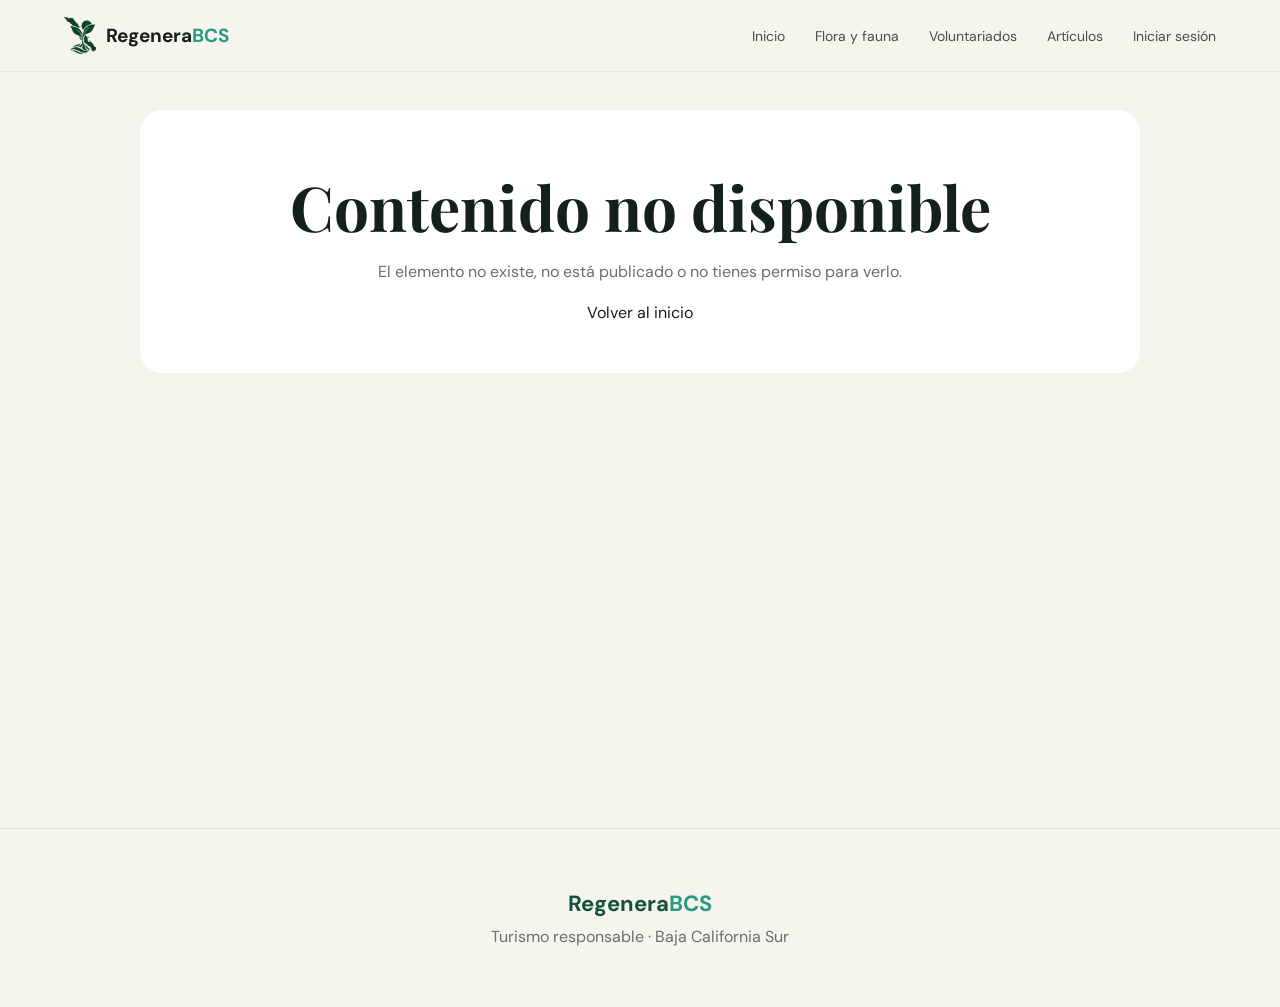
<file: detalle.html>
<!DOCTYPE html>
<html lang="es">
<head>
    <meta charset="UTF-8">
    <meta name="viewport" content="width=device-width, initial-scale=1.0">
    <title>Detalle · Regenera BCS</title>
    <link rel="stylesheet" href="style.css">
    <link rel="stylesheet" href="pages.css">
    <link rel="stylesheet" href="contenido.css">
    <link rel="stylesheet" href="reconocimientos.css">
</head>
<body>
    <header class="topbar">
        <a href="index.html" class="logo">
            <span class="logo-mark"><img src="path1521.png" alt="Logo"></span>
            <span>Regenera<span>BCS</span></span>
        </a>
        <nav class="nav">
            <a href="index.html">Inicio</a>
            <a href="flora.html">Flora y fauna</a>
            <a href="voluntariados.html">Voluntariados</a>
            <a href="articulos.html">Artículos</a>
            <a href="login.html" class="user-nav">Iniciar sesión</a>
        </nav>
    </header>
    <main class="page detail-page">
        <div class="detail-container" id="detailContent"></div>
    </main>
    <footer class="page-footer">
        <div class="footer-logo">Regenera<span>BCS</span></div>
        <p>Turismo responsable · Baja California Sur</p>
    </footer>
    <script src="qr.js"></script>
    <script src="contenido.js"></script>
</body>
</html>
</file>
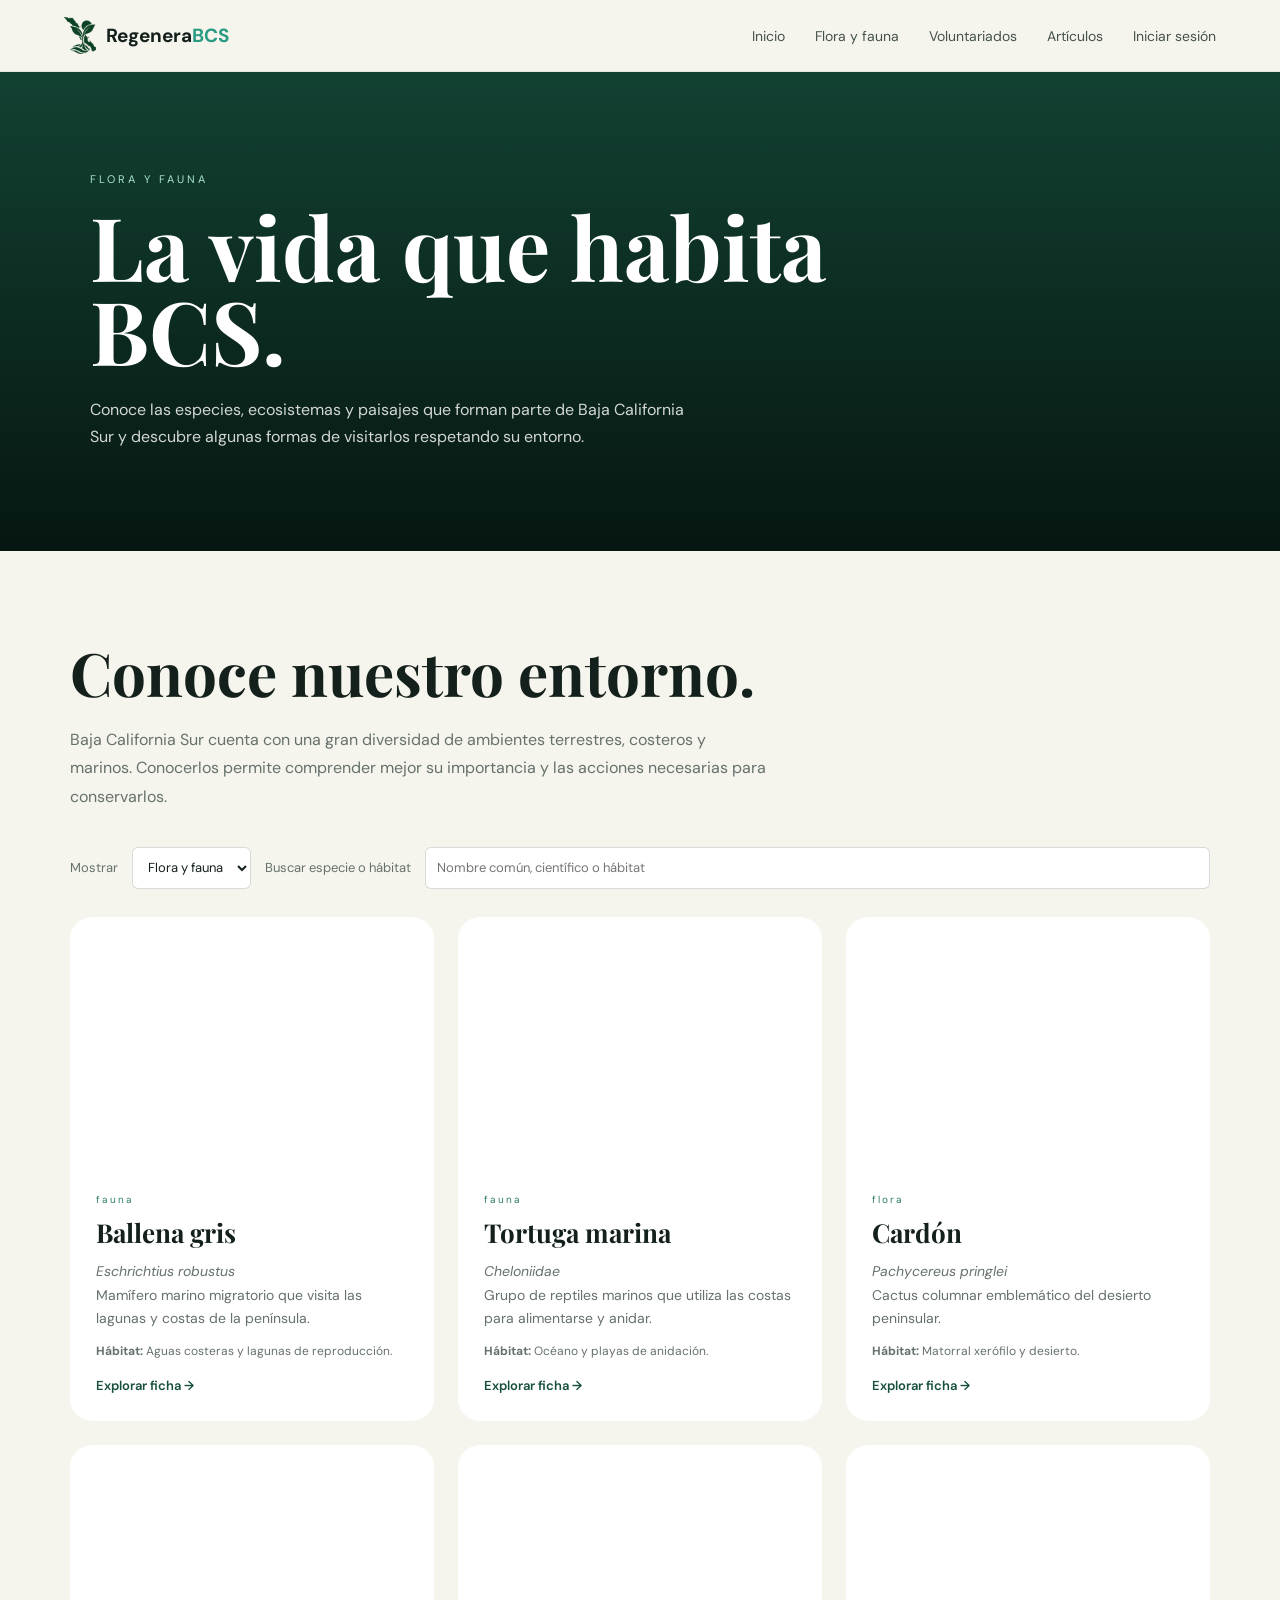
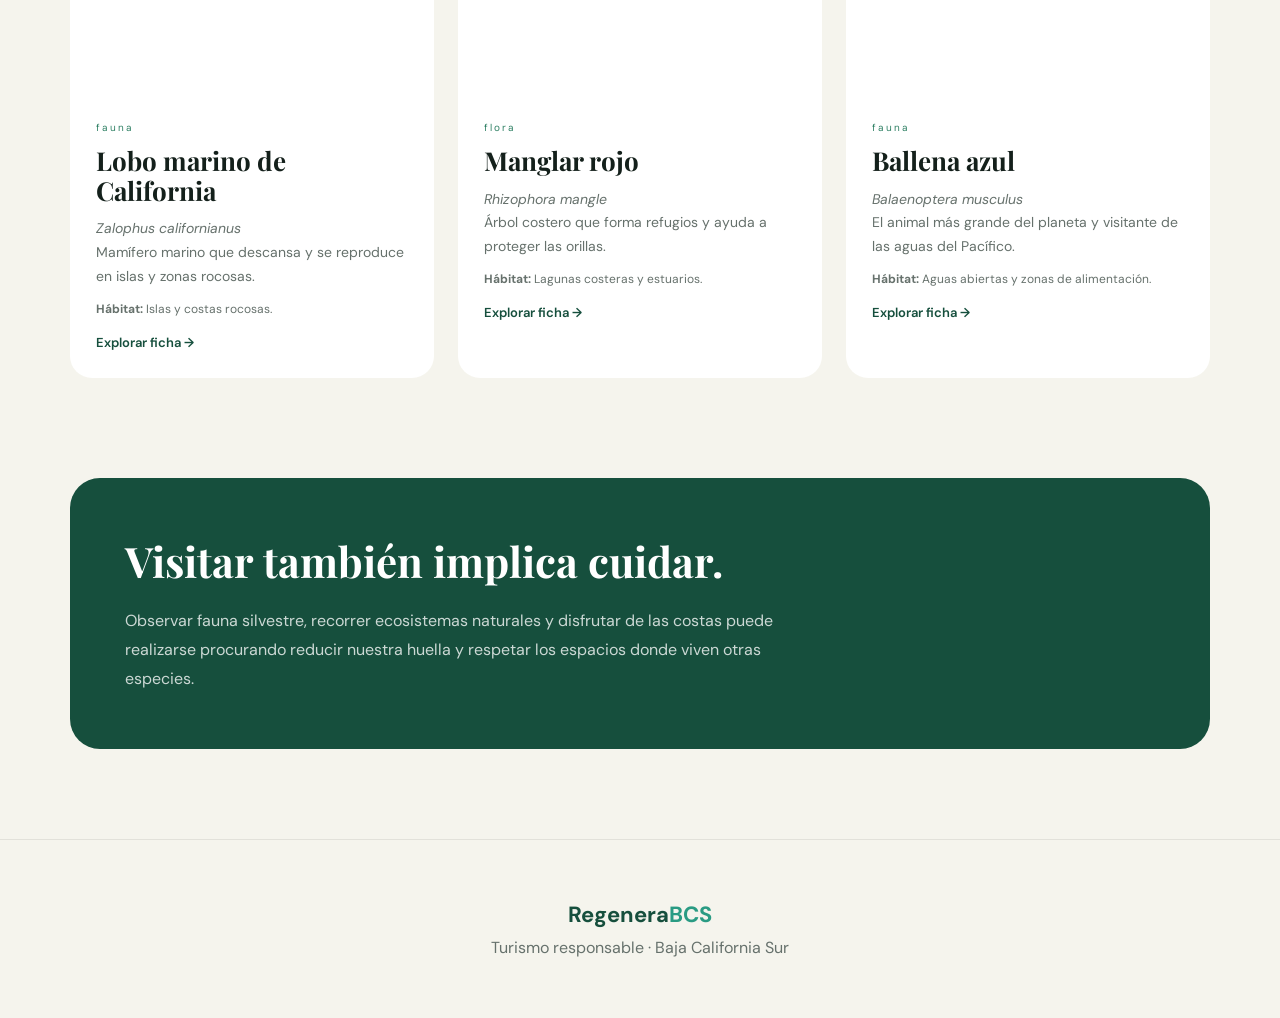
<file: flora.html>
<!DOCTYPE html>
<html lang="es">

<head>
    <meta charset="UTF-8">
    <meta name="viewport" content="width=device-width, initial-scale=1.0">

    <title>Flora y fauna · Regenera BCS</title>

    <link rel="stylesheet" href="style.css">
    <link rel="stylesheet" href="pages.css">
    <link rel="stylesheet" href="contenido.css">
</head>

<body>

    <!-- TOPBAR -->

    <header class="topbar">

        <a href="index.html" class="logo">

            <span class="logo-mark">
                <img src="path1521.png" alt="Logo">
            </span>

            <span>
                Regenera<span>BCS</span>
            </span>

        </a>

        <nav class="nav">

            <a href="index.html">Inicio</a>
            <a href="flora.html">Flora y fauna</a>
            <a href="voluntariados.html">Voluntariados</a>
            <a href="articulos.html">Artículos</a>
            <a href="index.html#reporte">Reportar</a>
            <a href="login.html" id="userNav" class="user-nav">Iniciar sesión</a>

        </nav>

        <button class="menu-button">
            ☰
        </button>

    </header>


    <main class="page">

        <!-- HERO -->

        <section class="page-hero">

            <div
                class="page-hero-background"
                style="background-image: url('https://images.unsplash.com/photo-1568430462989-44163eb1752f?auto=format&fit=crop&w=1800&q=85');">
            </div>

            <div class="page-hero-overlay"></div>

            <div class="page-hero-content">

                <span class="page-label">
                    FLORA Y FAUNA
                </span>

                <h1>
                    La vida que habita BCS.
                </h1>

                <p>
                    Conoce las especies, ecosistemas y paisajes que
                    forman parte de Baja California Sur y descubre
                    algunas formas de visitarlos respetando su entorno.
                </p>

            </div>

        </section>


        <!-- CONTENIDO -->

        <section class="page-content">

            <div class="page-intro">

                <h2>
                    Conoce nuestro entorno.
                </h2>

                <p>
                    Baja California Sur cuenta con una gran diversidad
                    de ambientes terrestres, costeros y marinos.
                    Conocerlos permite comprender mejor su importancia
                    y las acciones necesarias para conservarlos.
                </p>

            </div>

            <div class="flora-filter-row">
                <label for="floraFilter">Mostrar</label>
                <select id="floraFilter">
                    <option value="todos">Flora y fauna</option>
                    <option value="flora">Flora</option>
                    <option value="fauna">Fauna</option>
                </select>
                <label for="floraSearch">Buscar especie o hábitat</label>
                <input id="floraSearch" type="search" placeholder="Nombre común, científico o hábitat">
            </div>

            <div class="page-grid" data-content-listing="flora">

                <!-- BALLENA -->

                <article class="info-card">

                    <div
                        class="info-card-image"
                        style="background-image: url('https://images.unsplash.com/photo-1568430462989-44163eb1752f?auto=format&fit=crop&w=1000&q=85');">
                    </div>

                    <div class="info-card-content">

                        <span class="info-card-category">
                            VIDA MARINA
                        </span>

                        <h3>
                            Ballena gris
                        </h3>

                        <p>
                            Una de las especies marinas más representativas
                            de Baja California Sur y una visitante importante
                            de sus costas durante determinadas épocas del año.
                        </p>

                    </div>

                </article>


                <!-- VIDA MARINA -->

                <article class="info-card">

                    <div
                        class="info-card-image"
                        style="background-image: url('https://images.unsplash.com/photo-1544551763-46a013bb70d5?auto=format&fit=crop&w=1000&q=85');">
                    </div>

                    <div class="info-card-content">

                        <span class="info-card-category">
                            ECOSISTEMAS MARINOS
                        </span>

                        <h3>
                            Vida marina
                        </h3>

                        <p>
                            Los mares sudcalifornianos albergan una amplia
                            variedad de especies y ecosistemas que requieren
                            prácticas responsables para su conservación.
                        </p>

                    </div>

                </article>


                <!-- COSTA -->

                <article class="info-card">

                    <div
                        class="info-card-image"
                        style="background-image: url('https://images.unsplash.com/photo-1507525428034-b723cf961d3e?auto=format&fit=crop&w=1000&q=85');">
                    </div>

                    <div class="info-card-content">

                        <span class="info-card-category">
                            ECOSISTEMAS
                        </span>

                        <h3>
                            Ecosistemas costeros
                        </h3>

                        <p>
                            Playas, dunas, manglares y otros ambientes
                            costeros forman una conexión fundamental entre
                            el desierto y el océano.
                        </p>

                    </div>

                </article>


                <!-- DESIERTO -->

                <article class="info-card">

                    <div
                        class="info-card-image"
                        style="background-image: url('https://images.unsplash.com/photo-1500534623283-312aade485b7?auto=format&fit=crop&w=1000&q=85');">
                    </div>

                    <div class="info-card-content">

                        <span class="info-card-category">
                            FLORA Y FAUNA
                        </span>

                        <h3>
                            Desierto sudcaliforniano
                        </h3>

                        <p>
                            Un ambiente marcado por condiciones extremas
                            donde distintas especies han desarrollado
                            adaptaciones particulares para sobrevivir.
                        </p>

                    </div>

                </article>

            </div>


            <section class="feature-section">

                <h2>
                    Visitar también implica cuidar.
                </h2>

                <p>
                    Observar fauna silvestre, recorrer ecosistemas
                    naturales y disfrutar de las costas puede realizarse
                    procurando reducir nuestra huella y respetar los
                    espacios donde viven otras especies.
                </p>

            </section>

        </section>

    </main>


    <footer class="page-footer">

        <div class="footer-logo">
            Regenera<span>BCS</span>
        </div>

        <p>
            Turismo responsable · Baja California Sur
        </p>

    </footer>

    <script src="contenido.js"></script>
    <script>
        const refreshFlora = () => {
            window.RegeneraContent.renderFloraListing();
        };
        document.getElementById("floraFilter").addEventListener("change", refreshFlora);
        document.getElementById("floraSearch").addEventListener("input", refreshFlora);
    </script>
</body>
</html>
</file>
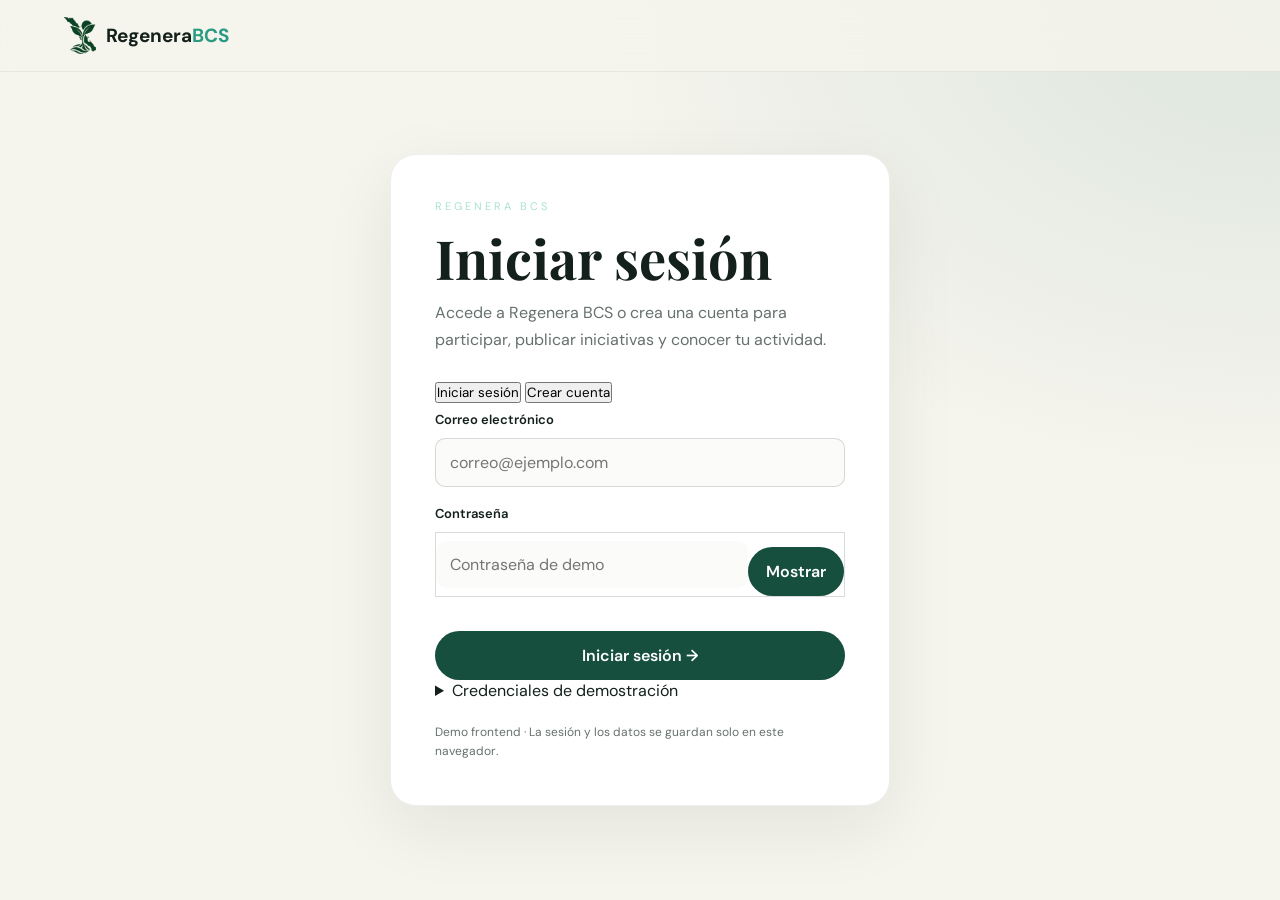
<file: login.html>
<!DOCTYPE html>
<html lang="es">

<head>

    <meta charset="UTF-8">

    <meta
        name="viewport"
        content="width=device-width, initial-scale=1.0">

    <title>Iniciar sesión · Regenera BCS</title>

    <link rel="stylesheet" href="style.css">
    <link rel="stylesheet" href="pages.css">
    <link rel="stylesheet" href="login.css">

</head>


<body>

<header class="topbar">

    <a href="index.html" class="logo">

        <span class="logo-mark">
            <img src="path1521.png" alt="Logo">
        </span>

        <span>
            Regenera<span>BCS</span>
        </span>

    </a>

</header>


<main class="auth-page">

    <div class="auth-box">

        <span class="page-label">
            REGENERA BCS
        </span>

        <h1>
            Iniciar sesión
        </h1>

        <p>
            Accede a Regenera BCS o crea una cuenta para participar,
            publicar iniciativas y conocer tu actividad.
        </p>

        <div class="auth-switch" role="tablist">
            <button type="button" class="active" data-auth-mode="login">Iniciar sesión</button>
            <button type="button" data-auth-mode="register">Crear cuenta</button>
        </div>

        <form id="loginForm" novalidate>

            <div class="auth-name-field" hidden>
                <label for="nombre">Nombre</label>
                <input type="text" id="nombre" autocomplete="name" placeholder="Tu nombre">
            </div>

            <label for="correo">Correo electrónico</label>
            <input type="email" id="correo" autocomplete="email" placeholder="correo@ejemplo.com" required>

            <label for="password">Contraseña</label>
            <div class="password-field">
                <input type="password" id="password" autocomplete="current-password" placeholder="Contraseña de demo" required minlength="6">
                <button type="button" id="togglePassword" aria-label="Mostrar contraseña" aria-pressed="false">Mostrar</button>
            </div>

            <p class="auth-message" id="authMessage" role="status" aria-live="polite"></p>

            <button type="submit" id="authSubmit">Iniciar sesión →</button>

        </form>

        <details class="demo-credentials">
            <summary>Credenciales de demostración</summary>
            <p><strong>Administrador:</strong> admin@regenera.test</p>
            <p><strong>Usuario:</strong> usuario@regenera.test</p>
            <p><strong>Organizador verificado:</strong> organizador@regenera.test</p>
            <p><strong>Contraseña:</strong> demo123</p>
        </details>

        <p class="auth-demo">
            Demo frontend · La sesión y los datos se guardan solo en este navegador.
        </p>

    </div>

</main>


<script src="contenido.js"></script>
<script src="login.js"></script>

</body>

</html>
</file>
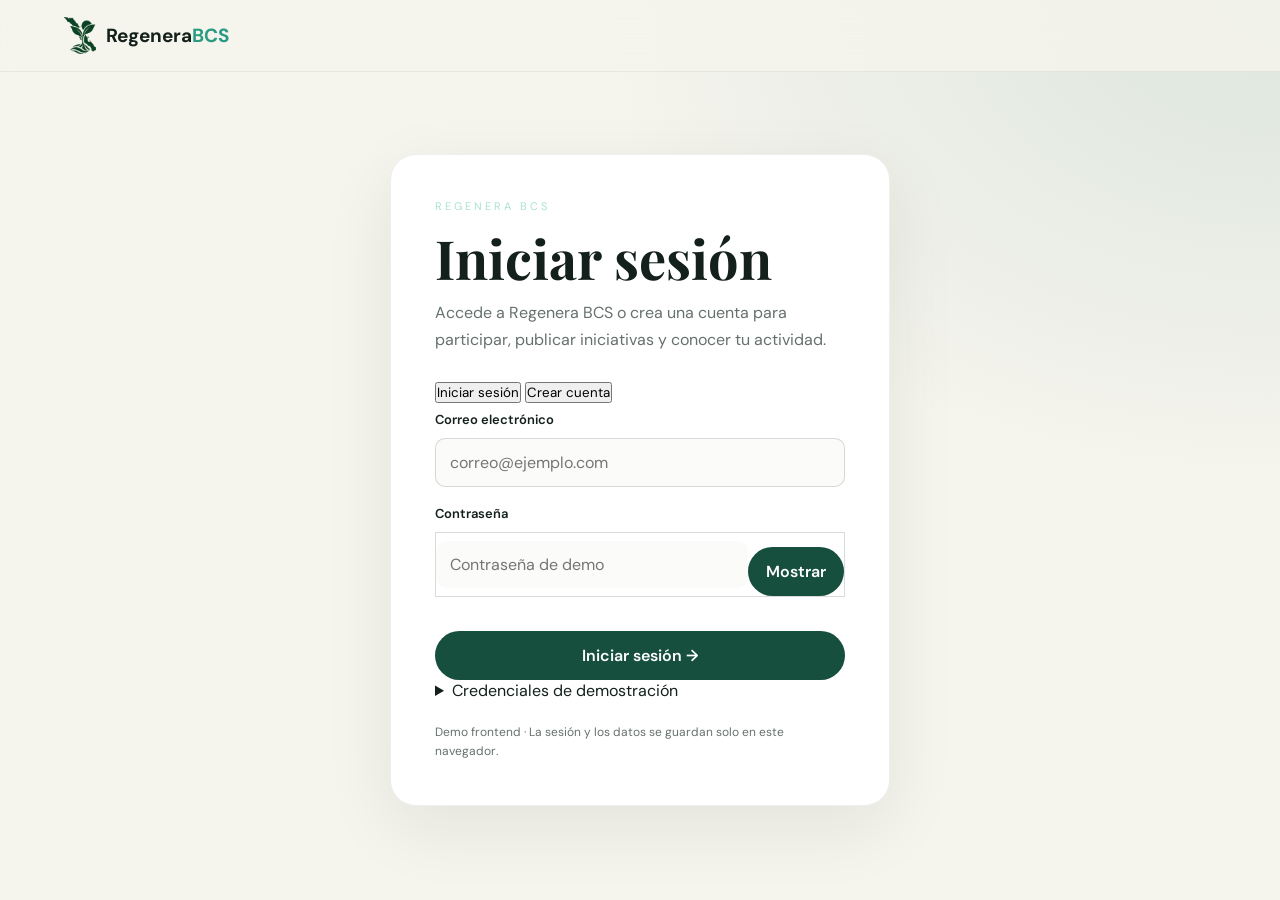
<file: medallas.html>
<!DOCTYPE html>
<html lang="es">
<head>
    <meta charset="UTF-8">
    <meta name="viewport" content="width=device-width, initial-scale=1.0">
    <title>Mis medallas · Regenera BCS</title>
    <link rel="stylesheet" href="style.css">
    <link rel="stylesheet" href="pages.css">
    <link rel="stylesheet" href="contenido.css">
    <link rel="stylesheet" href="perfil.css">
    <link rel="stylesheet" href="reconocimientos.css">
</head>
<body>
    <header class="topbar">
        <a href="index.html" class="logo"><span class="logo-mark"><img src="path1521.png" alt=""></span><span>Regenera<span>BCS</span></span></a>
        <nav class="nav">
            <a href="index.html">Inicio</a>
            <a href="voluntariados.html">Voluntariados</a>
            <a href="articulos.html">Artículos</a>
            <a href="perfil.html" class="user-nav">Mi perfil</a>
        </nav>
    </header>
    <main class="medals-page">
        <a class="medals-back-link" href="perfil.html">← Mi perfil</a>
        <header class="medals-page-heading">
            <span class="page-label">RECONOCIMIENTO A LA PARTICIPACIÓN</span>
            <h1>Mi impacto</h1>
            <p>Cada actividad, asistencia y artículo aprobado suma a tu contribución por Baja California Sur.</p>
        </header>
        <section class="medals-impact-summary" id="medalImpactSummary" aria-label="Resumen de impacto"></section>
        <section class="profile-section">
            <div class="section-heading"><div><span>COLECCIÓN</span><h2>Mis medallas</h2></div></div>
            <div class="medal-grid" id="allMedals"></div>
        </section>
    </main>
    <script src="contenido.js"></script>
    <script src="medallas.js"></script>
</body>
</html>
</file>
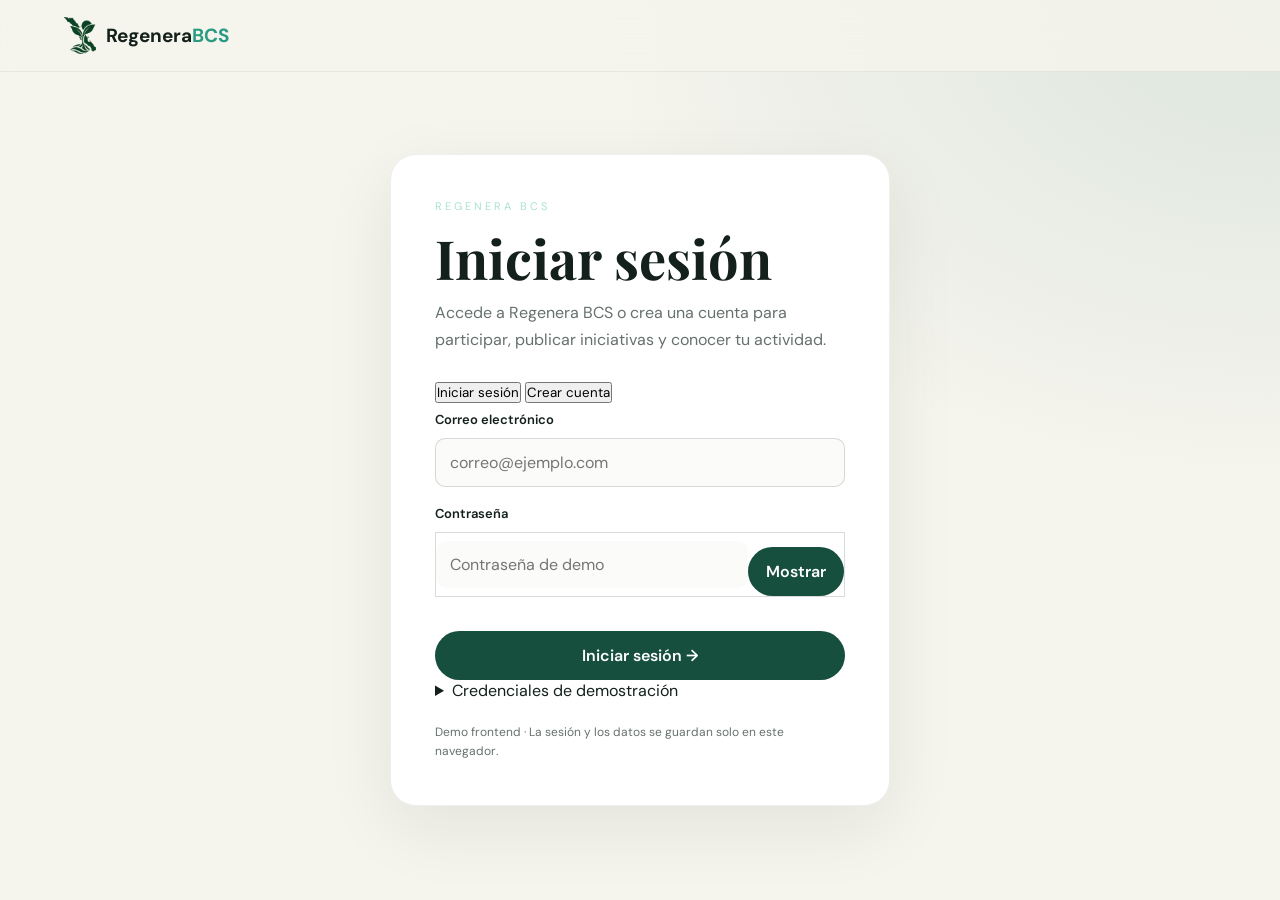
<file: perfil.html>
<!DOCTYPE html>
<html lang="es">

<head>

    <meta charset="UTF-8">

    <meta
        name="viewport"
        content="width=device-width, initial-scale=1.0">

    <title>Mi perfil · Regenera BCS</title>

    <link rel="stylesheet" href="style.css">
    <link rel="stylesheet" href="pages.css">
    <link rel="stylesheet" href="perfil.css">
    <link rel="stylesheet" href="contenido.css">
    <link rel="stylesheet" href="reconocimientos.css">

</head>


<body>

<header class="topbar">

    <a href="index.html" class="logo">

        <span class="logo-mark">
            <img src="path1521.png" alt="Logo">
        </span>

        <span>
            Regenera<span>BCS</span>
        </span>

    </a>


    <nav class="nav">

        <a href="index.html">
            Inicio
        </a>

        <a href="voluntariados.html">
            Voluntariados
        </a>

        <a href="flora.html">
            Flora y fauna
        </a>

        <a href="articulos.html">
            Artículos
        </a>

    </nav>

</header>


<main class="profile-page">


    <section class="profile-header">

        <div class="profile-avatar">
            <img id="profilePhoto" alt="">
        </div>


        <div>

            <span class="page-label">
                MI PERFIL
            </span>

            <h1 id="profileName">
                Usuario
            </h1>

            <p id="profileEmail">
                usuario@email.com
            </p>
            <span class="profile-role" id="profileRole">Participante ambiental</span>
            <p id="profileJoined"></p>

        </div>

    </section>



    <section class="profile-section organizer-request-section" id="organizerRequestPanel" hidden>
        <div class="section-heading"><div><span>CUENTA DE ORGANIZADOR</span><h2>Solicitar verificación</h2></div></div>
        <p id="organizerRequestStatus"></p>
        <button class="secondary-button" id="requestOrganizerVerification" type="button">Solicitar verificación</button>
    </section>

    <section class="profile-section impact-section">
        <div class="section-heading">
            <div><span>PARTICIPACIÓN Y RECONOCIMIENTO</span><h2>Mi impacto</h2></div>
        </div>
        <div class="stats-grid">

        <div class="stat-card">
            <span>VOLUNTARIADOS COMPLETADOS</span>
            <strong id="totalCompletados">0</strong>
        </div>

        <div class="stat-card">
            <span>ASISTENCIAS</span>
            <strong id="impactAssistance">0</strong>
        </div>

        <div class="stat-card">
            <span>HORAS APOYADAS</span>
            <strong id="totalHoras">0</strong>
        </div>

        <div class="stat-card">
            <span>PUNTOS</span>
            <strong id="impactPoints">0</strong>
        </div>
        <div class="stat-card">
            <span>ARTÍCULOS APROBADOS</span>
            <strong id="impactArticles">0</strong>
        </div>
        <div class="stat-card">
            <span>MEDALLAS</span>
            <strong id="impactBadges">0</strong>
        </div>
        </div>
    </section>

    <section class="profile-section next-achievement-section">
        <div class="section-heading"><div><span>PRÓXIMO LOGRO</span><h2>Tu siguiente medalla</h2></div></div>
        <div id="nextAchievement"></div>
    </section>
    <p id="profileActionMessage" class="profile-action-message" role="status" aria-live="polite"></p>

    <section class="profile-section">
        <div class="section-heading">
            <div><span>MI IMPACTO</span><h2>Medallas y progreso</h2></div>
        </div>
        <div class="medal-grid medal-grid-preview" id="earnedMedals"></div>
    </section>

    <section class="profile-section" id="organizerSection" hidden>
        <div class="section-heading">
            <div>
                <span>MIS ACTIVIDADES PROPUESTAS</span>
                <h2>Mis voluntariados</h2>
            </div>
        </div>
        <div class="participation-list" id="organizedList"></div>
    </section>

    <section class="profile-section">
        <div class="section-heading">
            <div>
                <span>HISTORIAL</span>
                <h2>Asistencia</h2>
            </div>
        </div>
        <div class="participation-list" id="attendanceList"></div>
    </section>

    <section class="profile-section">
        <div class="section-heading"><div><span>COMUNIDAD</span><h2>Mis artículos publicados</h2></div></div>
        <div class="participation-list" id="publishedArticles"></div>
    </section>


    <section class="profile-section">

        <div class="section-heading">

            <div>

                <span>
                    MI ACTIVIDAD
                </span>

                <h2>
                    Mis voluntariados
                </h2>

            </div>

        </div>


        <div
            class="participation-list"
            id="participationList">

        </div>

    </section>


</main>


<script src="contenido.js"></script>
<script src="perfil.js"></script>

</body>

</html>
</file>
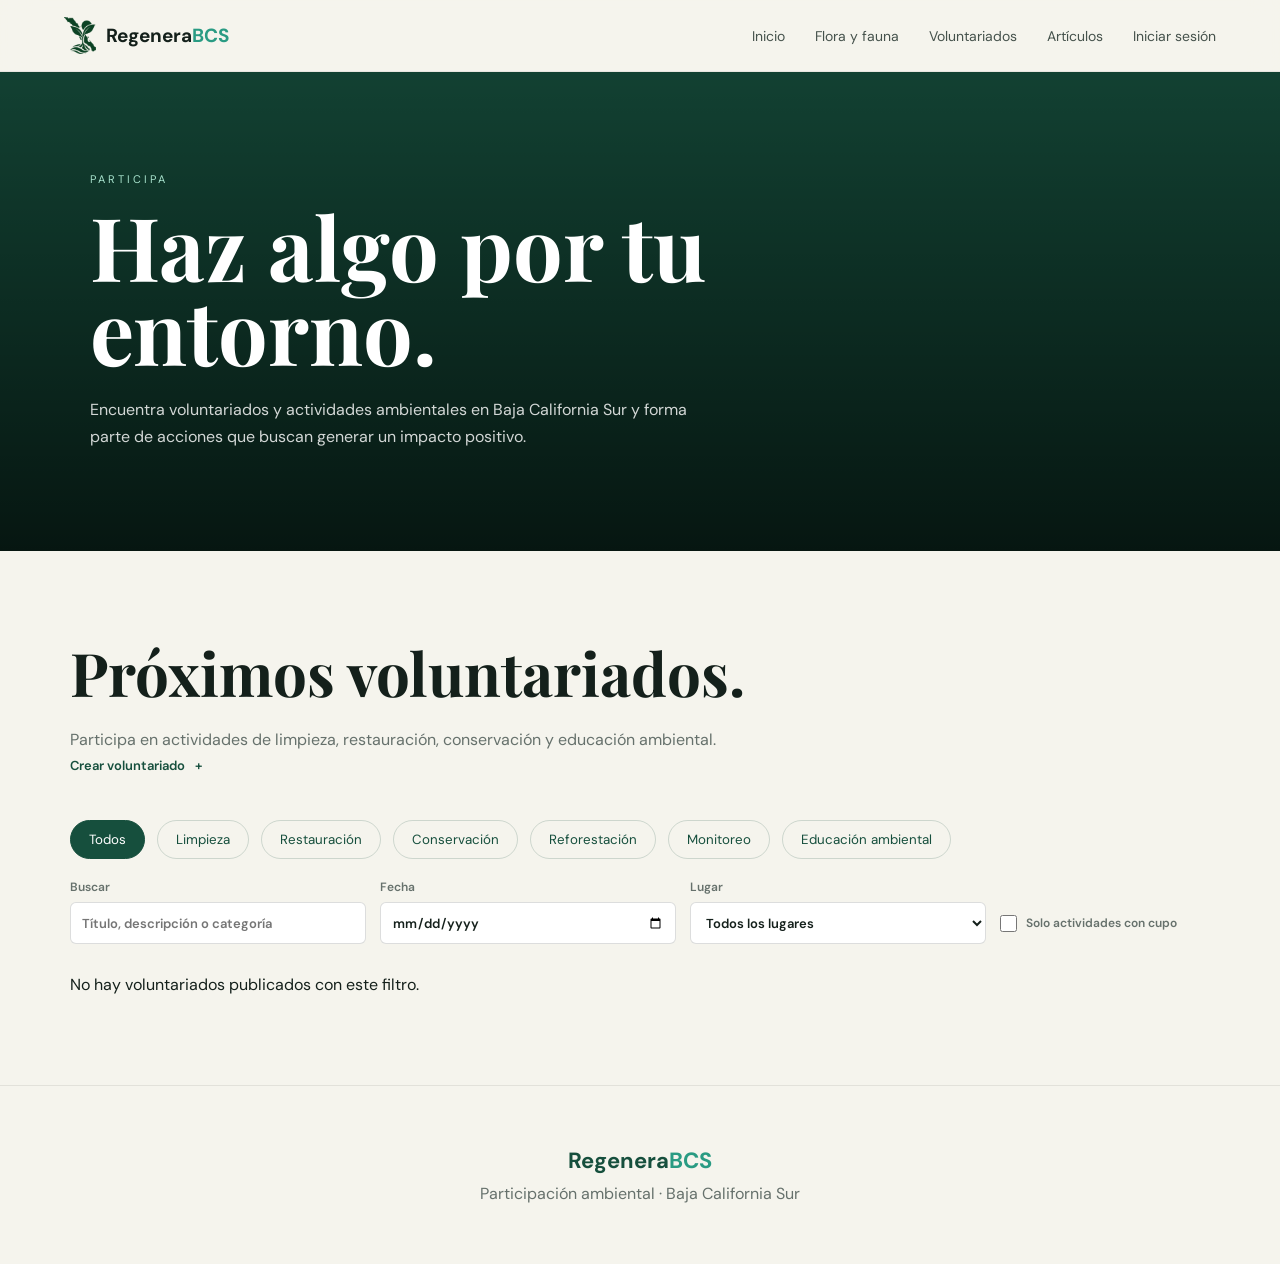
<file: voluntariados.html>
<!DOCTYPE html>
<html lang="es">
<head>
    <meta charset="UTF-8">
    <meta name="viewport" content="width=device-width, initial-scale=1.0">

    <title>Voluntariados · Regenera BCS</title>

    <link rel="stylesheet" href="style.css">
    <link rel="stylesheet" href="pages.css">
    <link rel="stylesheet" href="contenido.css">
    <link rel="stylesheet" href="voluntariados.css">
</head>

<body>

<header class="topbar">

    <a href="index.html" class="logo">
        <span class="logo-mark">
            <img src="path1521.png" alt="Logo">
        </span>

        <span>
            Regenera<span>BCS</span>
        </span>
    </a>

    <nav class="nav">

        <a href="index.html">Inicio</a>

        <a href="flora.html">
            Flora y fauna
        </a>

        <a href="voluntariados.html" class="active">
            Voluntariados
        </a>

        <a href="articulos.html">
            Artículos
        </a>

        <a href="index.html#reporte">
            Reportar
        </a>

        <a href="login.html" id="userNav" class="user-nav">
            Iniciar sesión
        </a>

    </nav>

</header>


<main class="page">

    <section class="page-hero">

        <div
            class="page-hero-background"
            style="background-image: url('https://images.unsplash.com/photo-1531058020387-3be344556be6?auto=format&fit=crop&w=1800&q=85');">
        </div>

        <div class="page-hero-overlay"></div>

        <div class="page-hero-content">

            <span class="page-label">
                PARTICIPA
            </span>

            <h1>
                Haz algo por tu entorno.
            </h1>

            <p>
                Encuentra voluntariados y actividades ambientales
                en Baja California Sur y forma parte de acciones
                que buscan generar un impacto positivo.
            </p>

        </div>

    </section>


    <section class="page-content">

        <div class="page-intro">

            <h2>
                Próximos voluntariados.
            </h2>

            <p>
                Participa en actividades de limpieza, restauración,
                conservación y educación ambiental.
            </p>

            <a class="section-link create-content-link" href="crear-contenido.html?tipo=voluntariado">
                Crear voluntariado <span>+</span>
            </a>

        </div>


        <div class="volunteer-filters">

            <button class="filter active" data-filter="todos">
                Todos
            </button>

            <button class="filter" data-filter="limpieza">
                Limpieza
            </button>

            <button class="filter" data-filter="restauracion">
                Restauración
            </button>

            <button class="filter" data-filter="conservacion">
                Conservación
            </button>

            <button class="filter" data-filter="reforestacion">
                Reforestación
            </button>

            <button class="filter" data-filter="monitoreo">
                Monitoreo
            </button>

            <button class="filter" data-filter="educacion-ambiental">
                Educación ambiental
            </button>

        </div>

        <div class="volunteer-filter-fields" aria-label="Filtros de voluntariados">
            <label>
                Buscar
                <input id="volunteerSearch" type="search" placeholder="Título, descripción o categoría">
            </label>
            <label>
                Fecha
                <input id="volunteerDateFilter" type="date">
            </label>
            <label>
                Lugar
                <select id="volunteerPlaceFilter">
                    <option value="">Todos los lugares</option>
                </select>
            </label>
            <label class="availability-filter">
                <input id="volunteerAvailabilityFilter" type="checkbox">
                Solo actividades con cupo
            </label>
        </div>


        <div class="volunteer-grid" id="volunteerGrid" data-content-listing="voluntariado">

        </div>

    </section>

</main>


<footer class="page-footer">

    <div class="footer-logo">
        Regenera<span>BCS</span>
    </div>

    <p>
        Participación ambiental · Baja California Sur
    </p>

</footer>


<script src="contenido.js"></script>
<script src="voluntariados.js"></script>

</body>
</html>
</file>
<file: style.css>
@import url('https://fonts.googleapis.com/css2?family=DM+Sans:wght@400;500;600;700&family=Playfair+Display:wght@500;600&display=swap');

/* =========================
   VARIABLES
========================= */

:root {
    --green: #164f3d;
    --green-light: #2f8064;
    --cream: #f5f4ed;
    --white: #ffffff;
    --black: #14201b;
    --gray: #66716c;
}

/* =========================
   RESET
========================= */

* {
    margin: 0;
    padding: 0;
    box-sizing: border-box;
}

html {
    scroll-behavior: smooth;
}

body {
    font-family: "DM Sans", sans-serif;
    background: var(--cream);
    color: var(--black);
}

a {
    text-decoration: none;
    color: inherit;
}

button {
    font-family: inherit;
}

/* =========================
   TOPBAR
========================= */

.topbar {
    position: fixed;
    top: 0;
    left: 0;
    width: 100%;
    height: 72px;
    padding: 0 5%;

    display: flex;
    align-items: center;
    justify-content: space-between;

    background: rgba(245, 244, 237, 0.85);
    backdrop-filter: blur(16px);

    border-bottom: 1px solid rgba(0, 0, 0, 0.06);

    z-index: 100;
}

.logo {
    display: flex;
    align-items: center;
    gap: 10px;

    font-weight: 700;
    font-size: 19px;
}

.logo > span:last-child span {
    color: #299b83;
}

.logo-mark {
    display: flex;
    align-items: center;
    justify-content: center;

    flex-shrink: 0;

    height: 38px;
    width: auto;

    transition:
        transform 0.35s cubic-bezier(.2, .7, .2, 1);
}

.logo-mark img {
    display: block;

    width: auto;
    height: 100%;
    max-width: 100%;

    object-fit: contain;

    filter: brightness(0.85);

    transition:
        transform 0.35s cubic-bezier(.2, .7, .2, 1),
        filter 0.35s ease;
}

.logo-mark:hover {
    transform: translateY(-1px) scale(1.04);
}

.logo-mark:hover img {
    filter: brightness(1);
}

/* =========================
   NAV
========================= */

.nav {
    display: flex;
    gap: 30px;
}

.nav a {
    position: relative;

    font-size: 14px;
    color: #45524c;

    transition: color 0.25s ease;
}

.nav a::after {
    content: "";

    position: absolute;
    left: 0;
    bottom: -6px;

    width: 0;
    height: 1px;

    background: var(--green-light);

    transition: width 0.25s ease;
}

.nav a:hover {
    color: var(--green-light);
}

.nav a:hover::after {
    width: 100%;
}

/* =========================
   MOBILE BUTTON
========================= */

.menu-button {
    display: none;

    border: none;
    background: none;

    font-size: 24px;
    color: var(--black);

    cursor: pointer;
}

main#inicio {
    display: flex;
    flex-direction: column;
}

#inicio > .intro { order: 0; }
#inicio > .volunteer-section { order: 1; }
#inicio > .hero { order: 2; }
#inicio > .articles-section { order: 3; }
#inicio > .report-section { order: 4; }

.home-actions {
    display: flex;
    flex-wrap: wrap;
    align-items: center;
    gap: 18px;
    margin-top: 28px;
}

.home-primary-link,
.home-secondary-link {
    display: inline-flex;
    min-height: 46px;
    align-items: center;
    justify-content: center;
    gap: 12px;
    padding: 0 18px;
    font-size: 13px;
    font-weight: 700;
}

.home-primary-link {
    background: var(--green);
    color: var(--white);
}

.home-secondary-link {
    border: 1px solid rgba(22, 79, 61, .24);
    color: var(--green);
}

.report-unavailable {
    max-width: 330px;
    color: rgba(255, 255, 255, .76);
    font-size: 13px;
    line-height: 1.6;
}

/* =========================
   MOBILE MENU
========================= */

.mobile-menu {
    position: fixed;

    top: 72px;
    left: 0;

    width: 100%;

    padding: 20px;

    background: var(--cream);

    display: none;
    flex-direction: column;
    gap: 18px;

    z-index: 99;

    border-bottom: 1px solid rgba(0, 0, 0, 0.08);
}

.mobile-menu a {
    font-size: 15px;
    color: var(--black);
}

.mobile-menu.active {
    display: flex;
}

/* =========================
   HERO
========================= */

.hero {
    position: relative;

    min-height: 100vh;
    padding-top: 72px;

    display: grid;

    grid-template-columns: minmax(0, 1fr);

    overflow: hidden;
}

/* =========================
   TEXTO CENTRAL DEL HERO
========================= */

.hero-content {
    position: absolute;

    z-index: 20;

    left: 50%;
    top: 50%;

    transform: translate(-50%, -50%);

    width: min(700px, 80%);

    text-align: center;

    color: white;

    pointer-events: none;

    text-shadow: 0 2px 20px rgba(0, 0, 0, 0.35);
}

.hero-small {
    font-size: 12px;

    letter-spacing: 4px;

    margin-bottom: 16px;
}

.hero h1 {
    font-family: "Playfair Display", serif;

    font-size: clamp(50px, 6vw, 90px);

    line-height: 0.95;
}

.hero h1 span {
    color: #a9e4ce;
}

.hero-description {
    max-width: 520px;

    margin: 25px auto 0;

    font-size: 15px;

    line-height: 1.7;

    color: rgba(255, 255, 255, 0.9);
}

/* =========================
   HERO PANELS
========================= */

.hero-panel {
    position: relative;

    height: calc(100vh - 72px);

    width: 100%;

    min-width: 0;

    overflow: hidden;

    color: white;

    cursor: pointer;
}

#floraPanel {
    width: 100%;
}

/* =========================
   PANEL BACKGROUND
========================= */

.panel-background {
    position: absolute;

    inset: -5%;

    background-color: #314c42;

    background-size: cover;
    background-position: center;

    transition:
        opacity 0.9s ease,
        transform 1.4s cubic-bezier(.2, .7, .2, 1);

    transform: scale(1.04);

    z-index: 0;
}

.hero-panel:hover .panel-background {
    transform: scale(1.08);
}

/* =========================
   PANEL OVERLAY
========================= */

.panel-overlay {
    position: absolute;

    inset: 0;

    background:
        linear-gradient(
            to bottom,
            rgba(0, 0, 0, 0.05),
            rgba(0, 0, 0, 0.15) 40%,
            rgba(0, 0, 0, 0.75)
        );

    z-index: 1;
}

/* =========================
   PANEL CONTENT
========================= */

.panel-content {
    position: absolute;

    left: 40px;
    right: 30px;
    bottom: 55px;

    max-width: 390px;

    z-index: 5;

    transition:
        transform 0.4s ease;
}

.hero-panel:hover .panel-content {
    transform: translateY(-8px);
}

.panel-category {
    display: block;

    margin-bottom: 12px;

    font-size: 11px;

    text-transform: uppercase;

    letter-spacing: 2px;

    color: rgba(255, 255, 255, 0.75);
}

.panel-content h2 {
    font-family: "Playfair Display", serif;

    font-size: 34px;

    line-height: 1.1;

    margin-bottom: 12px;
}

.panel-content p {
    font-size: 14px;

    line-height: 1.6;

    color: rgba(255, 255, 255, 0.85);

    margin-bottom: 22px;
}

/* =========================
   PANEL BUTTON
========================= */

.panel-button {
    display: inline-flex;

    align-items: center;

    gap: 12px;

    padding: 11px 17px;

    border: 1px solid rgba(255, 255, 255, 0.45);

    border-radius: 50px;

    font-size: 13px;

    background: rgba(255, 255, 255, 0.08);

    backdrop-filter: blur(8px);

    transition:
        background 0.3s ease,
        gap 0.3s ease,
        transform 0.3s ease;
}

.panel-button:hover {
    background: rgba(255, 255, 255, 0.2);

    gap: 18px;

    transform: translateY(-2px);
}

/* =========================
   CONTROLES DEL PANEL
========================= */

.panel-controls {
    position: absolute;

    right: 30px;
    bottom: 35px;

    z-index: 10;

    display: flex;

    align-items: center;

    gap: 12px;
}

.panel-controls button {
    width: 38px;
    height: 38px;

    border-radius: 50%;

    border: 1px solid rgba(255, 255, 255, 0.45);

    background: rgba(0, 0, 0, 0.12);

    color: white;

    cursor: pointer;

    backdrop-filter: blur(8px);

    transition:
        background 0.25s ease,
        transform 0.25s ease;
}

.panel-controls button:hover {
    background: rgba(255, 255, 255, 0.2);

    transform: scale(1.08);
}

.panel-controls button:active {
    transform: scale(0.95);
}

.panel-counter {
    font-size: 11px;

    letter-spacing: 2px;

    color: rgba(255, 255, 255, 0.8);
}

/* =========================
   INTRO
========================= */

.intro {
    max-width: 900px;

    margin: auto;

    padding: 100px 30px;

    text-align: center;
}

.section-label {
    color: var(--green-light);

    font-size: 11px;

    letter-spacing: 3px;

    margin-bottom: 20px;
}

.intro h2 {
    font-family: "Playfair Display", serif;

    font-size: clamp(38px, 5vw, 64px);

    line-height: 1.05;

    margin-bottom: 25px;
}

.intro p {
    max-width: 650px;

    margin: auto;

    color: var(--gray);

    line-height: 1.8;

    font-size: 15px;
}

/* =========================
   CONTENT
========================= */

.content-section,
.articles-section {
    max-width: 1200px;

    margin: auto;

    padding: 30px;
}

.section-heading {
    display: flex;

    justify-content: space-between;

    gap: 50px;

    margin-bottom: 50px;
}

.section-heading span {
    font-size: 11px;

    letter-spacing: 2px;

    color: var(--green-light);
}

.section-heading h2 {
    font-family: "Playfair Display", serif;

    font-size: 50px;

    margin-top: 10px;
}

.section-heading p {
    max-width: 350px;

    color: var(--gray);

    line-height: 1.7;

    align-self: end;
}

.simple-placeholder {
    height: 300px;

    display: grid;

    place-items: center;

    border-radius: 25px;

    background: #e8e8df;

    color: #7b827e;
}

/* =========================
   ARTICLES
========================= */

.articles-section {
    padding-top: 80px;
    padding-bottom: 80px;
}

.articles-grid {
    display: grid;

    grid-template-columns: repeat(3, 1fr);

    gap: 22px;
}

.article-card {
    overflow: hidden;

    background: white;

    border-radius: 20px;

    transition:
        transform 0.35s ease,
        box-shadow 0.35s ease;
}

.article-card:hover {
    transform: translateY(-7px);

    box-shadow: 0 20px 50px rgba(0, 0, 0, 0.08);
}

.article-image {
    height: 220px;

    background-size: cover;

    background-position: center;
}

.image-one {
    background-image:
        url("https://images.unsplash.com/photo-1516690561799-46d8f74f9abf?auto=format&fit=crop&w=1000&q=80");
}

.image-two {
    background-image:
        url("https://images.unsplash.com/photo-1469474968028-56623f02e42e?auto=format&fit=crop&w=1000&q=80");
}

.image-three {
    background-image:
        url("https://images.unsplash.com/photo-1500534623283-312aade485b7?auto=format&fit=crop&w=1000&q=80");
}

.article-content {
    padding: 25px;
}

.article-content > span {
    font-size: 10px;

    letter-spacing: 2px;

    color: var(--green-light);
}

.article-content h3 {
    margin: 12px 0;

    font-size: 21px;

    line-height: 1.2;
}

.article-content p {
    color: var(--gray);

    font-size: 14px;

    line-height: 1.6;

    margin-bottom: 20px;
}

.article-content a {
    color: var(--green);

    font-size: 13px;

    font-weight: 600;
}

/* =========================
   REPORT
========================= */

.report-section {
    max-width: 1140px;

    margin: 80px auto;

    padding: 60px;

    border-radius: 30px;

    background: var(--green);

    color: white;

    display: flex;

    justify-content: space-between;

    align-items: center;

    gap: 40px;
}

.report-section > div {
    max-width: 600px;
}

.report-section span {
    font-size: 11px;

    letter-spacing: 3px;

    color: #a9e4ce;
}

.report-section h2 {
    font-family: "Playfair Display", serif;

    font-size: 45px;

    line-height: 1.1;

    margin: 15px 0;
}

.report-section p {
    color: rgba(255, 255, 255, 0.75);

    line-height: 1.6;
}

.report-button {
    flex-shrink: 0;

    padding: 14px 22px;

    border-radius: 50px;

    background: white;

    color: var(--green);

    font-size: 13px;

    transition:
        transform 0.3s ease,
        box-shadow 0.3s ease;
}

.report-button:hover {
    transform: translateY(-3px);

    box-shadow: 0 10px 25px rgba(0, 0, 0, 0.15);
}

/* =========================
   FOOTER
========================= */

footer {
    padding: 60px 30px;

    text-align: center;

    border-top: 1px solid rgba(0, 0, 0, 0.08);

    color: var(--gray);
}

.footer-logo {
    font-size: 22px;

    font-weight: 700;

    color: var(--green);

    margin-bottom: 8px;
}

.footer-logo span {
    color: #299b83;
}

/* =========================
   RESPONSIVE
========================= */

@media (max-width: 1000px) {

    .nav {
        gap: 20px;
    }

    .panel-content {
        left: 25px;
        right: 25px;
        max-width: 330px;
    }

    .panel-content h2 {
        font-size: 30px;
    }

    .panel-controls {
        right: 20px;
    }
}

/* =========================
   TABLET / MOBILE
========================= */

@media (max-width: 800px) {

    .topbar {
        padding: 0 25px;
    }

    .nav {
        display: none;
    }

    .menu-button {
        display: block;
    }

    /* HERO */

    .hero {
        grid-template-columns: 1fr;

        min-height: auto;

        padding-top: 72px;
    }

    .hero-content {
        top: 25%;

        width: 90%;

        z-index: 20;
    }

    .hero h1 {
        font-size: 48px;
    }

    .hero-description {
        display: none;
    }

    /* PANELS */

    .hero-panel {
        height: 50svh;

        min-height: 380px;
    }

    .panel-content {
        left: 25px;

        bottom: 30px;

        max-width: 300px;
    }

    .panel-content h2 {
        font-size: 27px;
    }

    .panel-content p {
        font-size: 13px;
    }

    .panel-controls {
        right: 20px;

        bottom: 25px;
    }

    /* INTRO */

    .intro {
        padding: 90px 25px;
    }

    /* SECTIONS */

    .content-section,
    .articles-section {
        padding: 30px 25px;
    }

    .section-heading {
        flex-direction: column;

        gap: 20px;
    }

    .section-heading h2 {
        font-size: 40px;
    }

    /* ARTICLES */

    .articles-grid {
        grid-template-columns: 1fr;
    }

    /* REPORT */

    .report-section {
        margin: 50px 20px;

        padding: 40px 30px;

        flex-direction: column;

        align-items: flex-start;
    }

    .report-section h2 {
        font-size: 38px;
    }
}

/* =========================
   SMALL MOBILE
========================= */

@media (max-width: 500px) {

    .topbar {
        height: 64px;
    }

    .mobile-menu {
        top: 64px;
    }

    .logo {
        font-size: 17px;
    }

    .logo-mark {
        height: 34px;
    }

    .hero {
        padding-top: 64px;
    }

    .hero-content {
        top: 22%;
    }

    .hero h1 {
        font-size: 42px;
    }

    .hero-small {
        letter-spacing: 2px;
    }

    .hero-panel {
        height: 50svh;

        min-height: 340px;
    }

    .panel-content {
        left: 20px;

        bottom: 25px;

        max-width: calc(100% - 40px);
    }

    .panel-content h2 {
        font-size: 25px;
    }

    .panel-content p {
        display: none;
    }

    .panel-controls {
        right: 15px;

        bottom: 20px;
    }

    .panel-controls button {
        width: 34px;
        height: 34px;
    }

    .intro {
        padding: 80px 25px;
    }

    .section-heading h2 {
        font-size: 36px;
    }

    .report-section {
        padding: 35px 25px;
    }

    .report-section h2 {
        font-size: 34px;
    }
}

/* =========================
   VOLUNTARIADOS PREVIEW
========================= */

.volunteer-section {
    max-width: 1200px;
    margin: auto;
    padding: 112px 30px 80px;
}

.volunteer-heading {
    align-items: flex-end;
    margin-bottom: 45px;
}

.volunteer-heading-right {
    max-width: 380px;
    align-self: flex-end;
}

.volunteer-heading-right p {
    margin-bottom: 20px;
}

.section-link {
    display: inline-flex;
    align-items: center;
    gap: 10px;

    color: var(--green);

    font-size: 13px;
    font-weight: 600;

    transition:
        gap 0.3s ease,
        color 0.3s ease;
}

.section-link:hover {
    gap: 16px;
    color: var(--green-light);
}


/* =========================
   VOLUNTEER GRID
========================= */

.volunteer-grid {
    display: grid;

    grid-template-columns: repeat(3, 1fr);

    gap: 22px;
}


/* =========================
   VOLUNTEER CARD
========================= */

.volunteer-card {
    overflow: hidden;

    background: var(--white);

    border-radius: 22px;

    border: 1px solid rgba(0, 0, 0, 0.05);

    transition:
        transform 0.35s ease,
        box-shadow 0.35s ease;
}

.volunteer-card:hover {
    transform: translateY(-7px);

    box-shadow:
        0 20px 45px rgba(0, 0, 0, 0.09);
}


/* =========================
   VOLUNTEER IMAGE
========================= */

.volunteer-image {
    position: relative;

    height: 230px;

    background-size: cover;
    background-position: center;

    overflow: hidden;
}

.volunteer-image::after {
    content: "";

    position: absolute;
    inset: 0;

    background:
        linear-gradient(
            to bottom,
            rgba(0, 0, 0, 0.02),
            rgba(0, 0, 0, 0.25)
        );

    transition:
        background 0.35s ease;
}

.volunteer-card:hover .volunteer-image::after {
    background:
        linear-gradient(
            to bottom,
            rgba(0, 0, 0, 0.04),
            rgba(0, 0, 0, 0.12)
        );
}


/* =========================
   VOLUNTEER IMAGES
========================= */

.volunteer-image-one {
    background-image:
        url("https://images.unsplash.com/photo-1507525428034-b723cf961d3e?auto=format&fit=crop&w=1000&q=85");
}

.volunteer-image-two {
    background-image:
        url("https://images.unsplash.com/photo-1500534623283-312aade485b7?auto=format&fit=crop&w=1000&q=85");
}

.volunteer-image-three {
    background-image:
        url("https://images.unsplash.com/photo-1568430462989-44163eb1752f?auto=format&fit=crop&w=1000&q=85");
}


/* =========================
   DATE BADGE
========================= */

.volunteer-date {
    position: absolute;

    top: 18px;
    right: 18px;

    z-index: 2;

    padding: 8px 12px;

    border-radius: 50px;

    background: rgba(255, 255, 255, 0.92);

    color: var(--green);

    font-size: 11px;

    font-weight: 600;

    backdrop-filter: blur(8px);
}


/* =========================
   CARD CONTENT
========================= */

.volunteer-card-content {
    padding: 24px;
}

.volunteer-category {
    display: block;

    margin-bottom: 9px;

    color: var(--green-light);

    font-size: 10px;

    font-weight: 600;

    letter-spacing: 2px;
}

.volunteer-card h3 {
    margin-bottom: 15px;

    font-family: "Playfair Display", serif;

    font-size: 25px;

    line-height: 1.1;
}


/* =========================
   META
========================= */

.volunteer-meta {
    display: flex;

    flex-wrap: wrap;

    gap: 8px 15px;

    margin-bottom: 16px;

    color: #59645f;

    font-size: 12px;
}

.volunteer-card-content p {
    margin-bottom: 20px;

    color: var(--gray);

    font-size: 13px;

    line-height: 1.65;
}


/* =========================
   VOLUNTEER LINK
========================= */

.volunteer-link {
    display: inline-flex;

    align-items: center;

    gap: 10px;

    color: var(--green);

    font-size: 13px;

    font-weight: 600;

    transition:
        gap 0.3s ease;
}

.volunteer-link:hover {
    gap: 16px;
}


/* =========================
   RESPONSIVE
========================= */

@media (max-width: 900px) {

    .volunteer-grid {
        grid-template-columns: 1fr 1fr;
    }

    .volunteer-card:last-child {
        grid-column: span 2;
    }

}

@media (max-width: 800px) {

    .volunteer-section {
        padding:
            102px 25px 80px;
    }

    .volunteer-heading {
        align-items: flex-start;
    }

    .volunteer-heading-right {
        max-width: 100%;
    }

    .volunteer-grid {
        grid-template-columns: 1fr;
    }

    .volunteer-card:last-child {
        grid-column: auto;
    }

}

@media (max-width: 500px) {

    .volunteer-section {
        padding:
            94px 20px 70px;
    }

    .volunteer-heading {
        margin-bottom: 35px;
    }

    .volunteer-heading h2 {
        font-size: 38px;
    }

    .volunteer-image {
        height: 210px;
    }

    .volunteer-card-content {
        padding: 21px;
    }

}
</file>
<file: contenido.css>
.detail-page,
.create-page {
    min-height: calc(100vh - 72px);
    padding: 110px 24px 70px;
}

.detail-container {
    width: min(100%, 1000px);
    margin: 0 auto;
}

.detail-article {
    overflow: hidden;
    border: 1px solid rgba(20, 32, 27, .07);
    border-radius: 24px;
    background: white;
    box-shadow: 0 18px 55px rgba(20, 32, 27, .07);
}

.detail-image {
    display: block;
    width: 100%;
    max-height: 470px;
    object-fit: cover;
    background: #e8e8df;
}

.detail-body {
    padding: clamp(24px, 5vw, 52px);
}

.detail-label {
    color: var(--green-light);
    font-size: 11px;
    font-weight: 700;
    letter-spacing: 1.8px;
}

.status-badge {
    display: inline-flex;
    width: fit-content;
    align-items: center;
    padding: 5px 9px;
    border-radius: 999px;
    background: #edf0ed;
    color: #59645d;
    font-size: 10px;
    font-weight: 700;
    line-height: 1.2;
    text-transform: uppercase;
}

.status-publicado,
.status-activa,
.status-completada,
.status-normal {
    background: #e4f2e9;
    color: #286347;
}

.status-pendiente,
.status-alta {
    background: #fff1c9;
    color: #805e12;
}

.status-cancelado,
.status-cancelada,
.status-rechazado,
.status-urgente {
    background: #f9e5e1;
    color: #963e34;
}

.status-finalizado,
.status-baja {
    background: #edf0ed;
    color: #59645d;
}

.nav,
.mobile-menu {
    position: relative;
}

.notification-trigger {
    padding: 9px 12px;
    border: 1px solid rgba(20,32,27,.12);
    border-radius: 999px;
    background: #fff;
    color: var(--green);
    font: inherit;
    font-size: 13px;
    font-weight: 600;
    cursor: pointer;
}

.notification-panel {
    position: absolute;
    z-index: 100;
    top: calc(100% + 10px);
    right: 0;
    display: grid;
    width: min(360px, calc(100vw - 32px));
    max-height: min(70vh, 520px);
    gap: 8px;
    overflow-y: auto;
    padding: 16px;
    border: 1px solid rgba(20,32,27,.1);
    border-radius: 15px;
    background: #fff;
    box-shadow: 0 16px 45px rgba(20,32,27,.16);
}

.notification-panel[hidden] {
    display: none;
}

.notification-panel h3 {
    margin: 0 0 4px;
    font-family: "Playfair Display", serif;
    font-size: 20px;
}

.notification-item {
    display: grid;
    gap: 6px;
    padding: 12px;
    border: 1px solid rgba(20,32,27,.08);
    border-radius: 10px;
    background: #fff;
    color: var(--black);
    text-align: left;
    font: inherit;
    font-size: 12px;
    cursor: pointer;
}

.notification-item.is-unread {
    border-color: rgba(47,128,100,.28);
    background: #f1f7f2;
}

.notification-item > span:not(:first-child),
.notification-item time,
.notification-empty {
    color: var(--gray);
    font-size: 11px;
    line-height: 1.5;
}

.notification-item time {
    font-size: 10px;
}

.notification-empty {
    margin: 0;
}

.volunteer-points {
    display: inline-flex;
    width: fit-content;
    margin: 2px 0 12px;
    padding: 6px 9px;
    border-radius: 999px;
    background: #f0f5ed;
    color: #52744f;
    font-size: 10px;
    font-weight: 700;
}

.attendance-code-form {
    display: grid;
    gap: 8px;
    max-width: 480px;
    margin: 20px 0;
    padding: 17px;
    border: 1px solid rgba(20,32,27,.09);
    border-radius: 12px;
    background: #f8faf7;
}

.attendance-code-form input {
    min-width: 0;
    flex: 1;
    padding: 11px 12px;
    border: 1px solid rgba(20,32,27,.16);
    border-radius: 8px;
    font: inherit;
}

.attendance-code-form button {
    padding: 11px 14px;
    border: 0;
    border-radius: 8px;
    background: var(--green);
    color: white;
    font: inherit;
    font-size: 12px;
    font-weight: 700;
    cursor: pointer;
}

.attendance-code-form .form-message {
    margin: 0;
}

.detail-body h1,
.create-panel h1,
.detail-not-found h1 {
    margin: 14px 0 22px;
    font-family: "Playfair Display", serif;
    font-size: clamp(36px, 6vw, 62px);
    line-height: 1.05;
}

.detail-meta {
    display: flex;
    flex-wrap: wrap;
    gap: 12px 22px;
    margin: 20px 0;
    color: var(--gray);
    font-size: 14px;
}

.detail-summary {
    margin: 24px 0;
    color: var(--black);
    font-size: 18px;
    line-height: 1.7;
}

.detail-copy {
    display: grid;
    gap: 18px;
    margin-bottom: 26px;
    color: var(--gray);
    line-height: 1.85;
    white-space: pre-line;
}

.detail-author {
    margin: 25px 0;
    color: var(--gray);
    font-size: 13px;
}

.detail-action {
    margin: 0 16px 10px 0;
    padding: 12px 19px;
    border: 0;
    border-radius: 999px;
    background: var(--green);
    color: white;
    font: inherit;
    font-weight: 600;
    cursor: pointer;
}

.detail-not-found {
    padding: 50px;
    border-radius: 22px;
    background: white;
    text-align: center;
}

.detail-not-found p {
    margin-bottom: 20px;
    color: var(--gray);
}

.create-panel {
    width: min(100%, 680px);
    margin: 0 auto;
    padding: clamp(26px, 5vw, 48px);
    border: 1px solid rgba(20, 32, 27, .07);
    border-radius: 24px;
    background: white;
    box-shadow: 0 18px 55px rgba(20, 32, 27, .07);
}

.create-panel > p {
    margin: -8px 0 28px;
    color: var(--gray);
    line-height: 1.7;
}

.create-panel form {
    display: grid;
    gap: 10px;
}

.create-panel form > div:not([hidden]) {
    display: grid;
    gap: 10px;
}

.create-panel label {
    margin-top: 10px;
    font-size: 13px;
    font-weight: 600;
}

.create-panel input,
.create-panel textarea {
    width: 100%;
    padding: 12px 14px;
    border: 1px solid rgba(20, 32, 27, .16);
    border-radius: 10px;
    background: #fbfcfa;
    color: var(--black);
    font: inherit;
}

.create-panel textarea {
    resize: vertical;
}

.create-panel input:focus,
.create-panel textarea:focus {
    outline: 2px solid rgba(47, 128, 100, .25);
    border-color: var(--green-light);
}

.create-panel form button {
    margin-top: 18px;
    padding: 14px 18px;
    border: 0;
    border-radius: 999px;
    background: var(--green);
    color: white;
    font: inherit;
    font-weight: 600;
    cursor: pointer;
}

.create-cancel {
    justify-self: center;
    padding: 8px;
    color: var(--gray);
    font-size: 13px;
}

.info-card-link {
    display: inline-block;
    margin-top: 15px;
    color: var(--green);
    font-size: 13px;
    font-weight: 600;
}

.flora-filter-row {
    display: flex;
    flex-wrap: wrap;
    align-items: center;
    gap: 10px 14px;
    margin: -35px 0 28px;
    color: var(--gray);
    font-size: 13px;
}

.flora-filter-row select,
.flora-filter-row input {
    min-height: 42px;
    padding: 8px 11px;
    border: 1px solid rgba(20, 32, 27, .16);
    border-radius: 6px;
    background: white;
    color: var(--black);
    font: inherit;
}

.flora-filter-row input {
    flex: 1 1 240px;
}

.flora-scientific-name {
    color: var(--gray);
    font-size: 13px;
    font-style: italic;
}

.flora-card-meta {
    margin-top: 10px;
    font-size: 12px !important;
}

.article-list-grid {
    grid-template-columns: repeat(2, minmax(0, 1fr));
}

.article-create-tile {
    min-height: 100%;
    display: flex;
    flex-direction: column;
    align-items: flex-start;
    justify-content: center;
    gap: 12px;
    padding: 30px;
    border: 1px dashed rgba(22, 79, 61, .4);
    background: #edf4ee;
    color: var(--green);
    transition: background .2s ease, border-color .2s ease;
}

.article-create-tile:hover,
.article-create-tile:focus-visible {
    border-color: var(--green);
    background: #e3eee5;
}

.article-create-tile > span {
    width: 48px;
    height: 48px;
    display: grid;
    place-items: center;
    border: 1px solid currentColor;
    border-radius: 50%;
    font-size: 28px;
    line-height: 1;
}

.article-create-tile strong {
    font-family: "Playfair Display", serif;
    font-size: 24px;
}

.article-create-tile small {
    max-width: 240px;
    color: var(--gray);
    line-height: 1.6;
}

.flora-detail-stages {
    display: grid;
    gap: 18px;
    margin: 28px 0;
}

.flora-detail-stage,
.article-references,
.related-articles {
    padding: 22px;
    border-top: 1px solid rgba(20, 32, 27, .12);
    background: #fbfcfa;
}

.flora-detail-stage > span {
    color: var(--green-light);
    font-size: 10px;
    font-weight: 700;
    letter-spacing: 1px;
}

.flora-detail-stage h2,
.article-references h2,
.related-articles h2 {
    margin: 8px 0 14px;
    font-family: "Playfair Display", serif;
    font-size: 24px;
}

.flora-detail-stage > p,
.detail-data-note {
    color: var(--gray);
    font-size: 13px;
    line-height: 1.7;
}

.detail-data-note {
    margin-top: 12px;
    font-style: italic;
}

.detail-management-actions {
    display: flex;
    flex-wrap: wrap;
    align-items: center;
    gap: 8px;
    margin: 24px 0;
}

.detail-management-actions .detail-action {
    margin: 0;
    text-align: center;
}

.detail-management-actions button[data-tooltip] {
    position: relative;
}

.detail-management-actions button[data-tooltip]::after {
    position: absolute;
    z-index: 30;
    bottom: calc(100% + 8px);
    left: 50%;
    width: max-content;
    max-width: 220px;
    padding: 7px 9px;
    border-radius: 4px;
    background: #14201b;
    color: white;
    content: attr(data-tooltip);
    font-size: 11px;
    line-height: 1.4;
    white-space: normal;
    opacity: 0;
    visibility: hidden;
    pointer-events: none;
    transform: translateX(-50%);
    transition: opacity .15s ease 1s, visibility 0s linear 1s;
}

.detail-management-actions button[data-tooltip]:hover::after,
.detail-management-actions button[data-tooltip]:focus-visible::after {
    opacity: 1;
    visibility: visible;
}

@media (hover: none) {
    .detail-management-actions button[data-tooltip]:active::after {
        opacity: 1;
        visibility: visible;
        transition-delay: 0s;
    }
}

.article-references li {
    margin: 8px 0 0 20px;
    color: var(--gray);
}

.related-articles > div {
    display: grid;
    gap: 10px;
}

.related-articles a {
    color: var(--green);
    font-size: 14px;
    font-weight: 600;
}

.volunteer-card {
    cursor: pointer;
}

.volunteer-card:focus-visible {
    outline: 3px solid var(--green-light);
    outline-offset: 3px;
}

@media (max-width: 600px) {
    .article-list-grid {
        grid-template-columns: 1fr;
    }

    .flora-filter-row {
        margin-top: -25px;
    }

    .flora-filter-row label[for="floraSearch"] {
        flex-basis: 100%;
    }

    .flora-filter-row input {
        flex-basis: 100%;
    }

    .flora-detail-stage,
    .article-references,
    .related-articles {
        padding: 18px 14px;
    }

    .detail-page,
    .create-page {
        padding: 95px 18px 55px;
    }

    .detail-image {
        max-height: 300px;
    }

    .detail-not-found {
        padding: 32px 20px;
    }
}
</file>
<file: pages.css>
/* =====================================================
   PÁGINAS INTERNAS
===================================================== */

.page {
    padding-top: 72px;
    min-height: 100vh;
}


/* =====================================================
   HERO DE PÁGINA
===================================================== */

.page-hero {
    min-height: 52vh;
    padding: 100px 7%;
    display: flex;
    align-items: flex-end;
    position: relative;
    overflow: hidden;
    color: white;
    background: var(--green);
}

.page-hero-background {
    position: absolute;
    inset: 0;
    background-size: cover;
    background-position: center;
    opacity: .75;
}

.page-hero-overlay {
    position: absolute;
    inset: 0;
    background:
        linear-gradient(
            to top,
            rgba(0,0,0,.72),
            rgba(0,0,0,.18)
        );
}

.page-hero-content {
    position: relative;
    z-index: 2;
    max-width: 760px;
}

.page-label {
    display: block;
    margin-bottom: 18px;
    font-size: 11px;
    letter-spacing: 3px;
    color: #a9e4ce;
}

.page-hero h1 {
    font-family: "Playfair Display", serif;
    font-size: clamp(48px, 7vw, 88px);
    line-height: .95;
    margin-bottom: 25px;
}

.page-hero p {
    max-width: 620px;
    color: rgba(255,255,255,.82);
    line-height: 1.7;
}


/* =====================================================
   CONTENIDO
===================================================== */

.page-content {
    max-width: 1200px;
    margin: auto;
    padding: 90px 30px;
}

.page-intro {
    max-width: 700px;
    margin-bottom: 70px;
}

.page-intro h2 {
    font-family: "Playfair Display", serif;
    font-size: clamp(38px, 5vw, 60px);
    line-height: 1.05;
    margin-bottom: 22px;
}

.page-intro p {
    color: var(--gray);
    line-height: 1.8;
}


/* =====================================================
   TARJETAS
===================================================== */

.page-grid {
    display: grid;
    grid-template-columns: repeat(3, 1fr);
    gap: 24px;
}

.info-card {
    overflow: hidden;
    background: white;
    border-radius: 22px;
    transition:
        transform .35s ease,
        box-shadow .35s ease;
}

.info-card:hover {
    transform: translateY(-7px);
    box-shadow: 0 20px 50px rgba(0,0,0,.08);
}

.info-card-image {
    height: 250px;
    background-size: cover;
    background-position: center;
}

.info-card-content {
    padding: 26px;
}

.info-card-category {
    display: block;
    margin-bottom: 12px;
    font-size: 10px;
    letter-spacing: 2px;
    color: var(--green-light);
}

.info-card h3 {
    font-family: "Playfair Display", serif;
    font-size: 26px;
    line-height: 1.15;
    margin-bottom: 12px;
}

.info-card p {
    color: var(--gray);
    font-size: 14px;
    line-height: 1.7;
}


/* =====================================================
   INFORMACIÓN DESTACADA
===================================================== */

.feature-section {
    margin-top: 100px;
    padding: 55px;
    border-radius: 30px;
    background: var(--green);
    color: white;
}

.feature-section h2 {
    font-family: "Playfair Display", serif;
    font-size: 42px;
    margin-bottom: 18px;
}

.feature-section p {
    max-width: 700px;
    color: rgba(255,255,255,.78);
    line-height: 1.8;
}


/* =====================================================
   ARTÍCULOS
===================================================== */

.article-page-card {
    overflow: hidden;
    background: white;
    border-radius: 22px;
    transition:
        transform .35s ease,
        box-shadow .35s ease;
}

.article-page-card:hover {
    transform: translateY(-7px);
    box-shadow: 0 20px 50px rgba(0,0,0,.08);
}

.article-page-image {
    height: 270px;
    background-size: cover;
    background-position: center;
}

.article-page-content {
    padding: 28px;
}

.article-page-content span {
    font-size: 10px;
    letter-spacing: 2px;
    color: var(--green-light);
}

.article-page-content h2 {
    font-family: "Playfair Display", serif;
    font-size: 28px;
    line-height: 1.15;
    margin: 12px 0;
}

.article-page-content p {
    color: var(--gray);
    font-size: 14px;
    line-height: 1.7;
    margin-bottom: 20px;
}

.article-link {
    color: var(--green);
    font-size: 13px;
    font-weight: 600;
}


/* =====================================================
   FOOTER
===================================================== */

.page-footer {
    padding: 60px 30px;
    text-align: center;
    border-top: 1px solid rgba(0,0,0,.08);
    color: var(--gray);
}


/* =====================================================
   RESPONSIVE
===================================================== */

@media (max-width: 800px) {

    .page-hero {
        min-height: 55vh;
        padding: 80px 25px;
    }

    .page-content {
        padding: 70px 20px;
    }

    .page-grid {
        grid-template-columns: 1fr;
    }

    .feature-section {
        margin-top: 70px;
        padding: 40px 28px;
    }

    .feature-section h2 {
        font-size: 35px;
    }

}
</file>
<file: admin.css>
.admin-body {
    min-height: 100vh;
    display: grid;
    grid-template-columns: 250px minmax(0, 1fr);
    background: #f4f5ef;
}

.admin-sidebar {
    position: sticky;
    top: 0;
    height: 100vh;
    display: flex;
    flex-direction: column;
    padding: 28px 18px;
    background: #123e32;
    color: white;
}

.admin-logo {
    margin: 0 8px 42px;
    color: white;
}

.sidebar-label,
.admin-section-heading > div > span,
.admin-panel-heading span {
    color: #7cc2a5;
    font-size: 10px;
    font-weight: 700;
    letter-spacing: 1.8px;
}

.sidebar-label {
    padding: 0 12px;
    margin-bottom: 13px;
}

.admin-tabs {
    display: grid;
    gap: 5px;
}

.admin-tabs button {
    padding: 12px;
    border: 0;
    border-radius: 10px;
    background: transparent;
    color: rgba(255,255,255,.76);
    text-align: left;
    font: inherit;
    font-size: 13px;
    cursor: pointer;
}

.admin-tabs button:hover,
.admin-tabs button.active {
    background: rgba(255,255,255,.12);
    color: white;
}

.admin-back-link {
    margin: auto 12px 0;
    color: rgba(255,255,255,.76);
    font-size: 13px;
}

.admin-main {
    min-width: 0;
    padding: 38px clamp(20px, 4vw, 58px) 70px;
}

.admin-header,
.admin-header-actions,
.admin-section-heading,
.admin-panel-heading {
    display: flex;
    align-items: center;
    justify-content: space-between;
    gap: 20px;
}

.admin-header {
    margin-bottom: 32px;
}

.admin-header h1 {
    margin-top: 5px;
    font-family: "Playfair Display", serif;
    font-size: clamp(34px, 4vw, 48px);
}

.admin-header-actions {
    color: var(--gray);
    font-size: 13px;
}

.admin-create-link {
    padding: 9px 12px;
    border: 1px solid rgba(22, 79, 61, .2);
    color: var(--green);
    font-size: 12px;
    font-weight: 700;
    white-space: nowrap;
}

.admin-actions button[data-tooltip],
.admin-table-pagination button[data-tooltip] {
    position: relative;
}

.admin-actions button[data-tooltip]::after,
.admin-table-pagination button[data-tooltip]::after {
    position: absolute;
    z-index: 30;
    bottom: calc(100% + 8px);
    left: 50%;
    width: max-content;
    max-width: 220px;
    padding: 7px 9px;
    border-radius: 4px;
    background: #14201b;
    color: white;
    content: attr(data-tooltip);
    font-size: 11px;
    font-weight: 500;
    line-height: 1.4;
    white-space: normal;
    opacity: 0;
    visibility: hidden;
    pointer-events: none;
    transform: translateX(-50%);
    transition: opacity .15s ease 1s, visibility 0s linear 1s;
}

.admin-actions button[data-tooltip]:hover::after,
.admin-actions button[data-tooltip]:focus-visible::after,
.admin-table-pagination button[data-tooltip]:hover::after,
.admin-table-pagination button[data-tooltip]:focus-visible::after {
    opacity: 1;
    visibility: visible;
}

@media (hover: none) {
    .admin-actions button[data-tooltip]:active::after,
    .admin-table-pagination button[data-tooltip]:active::after {
        opacity: 1;
        visibility: visible;
        transition-delay: 0s;
    }
}

.admin-view-switch {
    display: inline-flex;
    flex: 0 0 auto;
    padding: 4px;
    border: 1px solid rgba(20, 32, 27, .12);
    border-radius: 7px;
    background: white;
}

.admin-view-switch a {
    padding: 9px 12px;
    color: var(--gray);
    font-size: 12px;
    font-weight: 600;
    white-space: nowrap;
}

.admin-view-switch a[aria-current="page"] {
    background: var(--green);
    color: white;
}

.admin-section {
    display: none;
}

.admin-section.active {
    display: block;
}

.admin-search {
    display: grid;
    max-width: 420px;
    gap: 6px;
    margin: 0 0 14px;
    color: var(--gray);
    font-size: 12px;
    font-weight: 600;
}

.admin-search input {
    min-height: 40px;
    padding: 8px 11px;
    border: 1px solid rgba(20, 32, 27, .15);
    border-radius: 6px;
    background: white;
    color: var(--black);
    font: inherit;
    font-weight: 400;
}

.admin-form-disclosure {
    margin: 0 0 20px;
    border: 1px solid rgba(20, 32, 27, .12);
    background: rgba(255, 255, 255, .65);
}

.admin-form-disclosure > summary {
    padding: 13px 16px;
    color: var(--green);
    font-size: 13px;
    font-weight: 700;
    cursor: pointer;
}

.admin-form-disclosure[open] > summary {
    border-bottom: 1px solid rgba(20, 32, 27, .1);
}

.admin-table-pagination {
    display: flex;
    align-items: center;
    justify-content: flex-end;
    gap: 12px;
    padding: 12px;
    border-top: 1px solid rgba(20, 32, 27, .08);
    color: var(--gray);
    font-size: 12px;
}

.admin-table-pagination button {
    padding: 7px 10px;
    border: 1px solid rgba(20, 32, 27, .14);
    border-radius: 5px;
    background: white;
    color: var(--green);
    cursor: pointer;
}

.admin-table-pagination button:disabled {
    opacity: .45;
    cursor: not-allowed;
}

.admin-stats {
    display: grid;
    grid-template-columns: repeat(5, minmax(0, 1fr));
    gap: 14px;
    margin-bottom: 24px;
}

.admin-stat,
.admin-panel {
    padding: 22px;
    border: 1px solid rgba(20,32,27,.07);
    border-radius: 17px;
    background: white;
    box-shadow: 0 8px 24px rgba(20,32,27,.035);
}

.admin-stat span {
    display: block;
    min-height: 31px;
    color: var(--gray);
    font-size: 11px;
    line-height: 1.45;
}

.admin-stat strong {
    display: block;
    margin-top: 12px;
    font-family: "Playfair Display", serif;
    font-size: 34px;
}

.admin-participation-panel {
    margin-bottom: 22px;
}

.admin-impact-stats {
    display: grid;
    grid-template-columns: repeat(6, minmax(0, 1fr));
    gap: 10px;
}

.admin-impact-stat {
    display: grid;
    gap: 10px;
    padding: 14px;
    border-radius: 11px;
    background: #f4f7f3;
}

.admin-impact-stat span {
    min-height: 28px;
    color: var(--gray);
    font-size: 10px;
    line-height: 1.4;
}

.admin-impact-stat strong {
    color: #174d3c;
    font-family: "Playfair Display", serif;
    font-size: 27px;
}

.admin-activity-heading {
    margin: 22px 0 8px;
    color: #1c3027;
    font-family: "Playfair Display", serif;
    font-size: 20px;
}

.participation-activity-list {
    display: grid;
}

.participation-activity-item {
    display: grid;
    grid-template-columns: minmax(100px, .4fr) minmax(0, 1fr) auto;
    gap: 12px;
    padding: 12px 0;
    border-bottom: 1px solid rgba(20,32,27,.07);
    font-size: 11px;
}

.participation-activity-item span,
.participation-activity-item time {
    color: var(--gray);
    line-height: 1.5;
}

.admin-dashboard-grid {
    display: grid;
    grid-template-columns: repeat(2, minmax(0, 1fr));
    gap: 18px;
}

.admin-panel-heading {
    margin-bottom: 18px;
}

.admin-panel-heading h2,
.admin-section-heading h2 {
    margin-top: 7px;
    font-family: "Playfair Display", serif;
    font-size: 26px;
}

.admin-section-heading {
    margin: 10px 0 23px;
}

.admin-section-heading select {
    min-width: 185px;
}

.admin-table-wrap {
    overflow-x: auto;
    border: 1px solid rgba(20,32,27,.08);
    border-radius: 15px;
    background: white;
}

.admin-table {
    width: 100%;
    border-collapse: collapse;
    text-align: left;
}

.admin-table th,
.admin-table td {
    padding: 14px 16px;
    border-bottom: 1px solid rgba(20,32,27,.07);
    vertical-align: middle;
    font-size: 12px;
}

.admin-table th {
    background: #fafbf8;
    color: var(--gray);
    font-size: 10px;
    letter-spacing: 1px;
    text-transform: uppercase;
}

.admin-table tr:last-child td {
    border-bottom: 0;
}

.admin-table td:first-child {
    color: var(--black);
    font-weight: 600;
}

.admin-actions {
    display: flex;
    flex-wrap: wrap;
    gap: 7px;
}

.admin-actions button,
.admin-inline-form button,
.attendance-button {
    padding: 8px 11px;
    border: 0;
    border-radius: 8px;
    background: var(--green);
    color: white;
    font: inherit;
    font-size: 11px;
    font-weight: 600;
    cursor: pointer;
}

.admin-actions button:hover,
.admin-inline-form button:hover,
.attendance-button:hover {
    background: var(--green-light);
}

.admin-actions .danger-button {
    background: #a8443b;
}

.admin-actions .secondary-button,
.secondary-button {
    border: 1px solid rgba(20,32,27,.14);
    background: white;
    color: var(--black);
}

.admin-inline-form {
    display: grid;
    grid-template-columns: repeat(3, minmax(0, 1fr));
    gap: 12px;
    margin-bottom: 20px;
    padding: 20px;
    border: 1px solid rgba(20,32,27,.08);
    border-radius: 15px;
    background: white;
}

.admin-inline-form label {
    display: grid;
    gap: 6px;
    color: var(--gray);
    font-size: 11px;
    font-weight: 600;
}

.admin-inline-form input,
.admin-inline-form select,
.admin-inline-form textarea,
.admin-section-heading select,
.admin-table select {
    width: 100%;
    min-width: 100px;
    padding: 9px 10px;
    border: 1px solid rgba(20,32,27,.15);
    border-radius: 8px;
    background: #fff;
    color: var(--black);
    font: inherit;
    font-size: 12px;
}

.admin-inline-form button {
    align-self: end;
    min-height: 37px;
}

.wide-field {
    grid-column: span 2;
}

.admin-message {
    margin-bottom: 12px;
    font-size: 13px;
}

.admin-message.is-error {
    color: #a8443b;
}

.admin-message.is-success {
    color: var(--green-light);
}

.admin-notification-list,
.admin-list {
    display: grid;
    gap: 10px;
}

.admin-summary-row {
    display: grid;
    grid-template-columns: 96px minmax(0, 1fr) auto;
    align-items: center;
    gap: 12px;
    padding: 12px;
    border: 1px solid rgba(20,32,27,.08);
    border-radius: 10px;
    font-size: 12px;
}

.admin-summary-row > span,
.audit-mini time,
.admin-table td small {
    color: var(--gray);
    font-size: 11px;
}

.admin-summary-row a,
.admin-table td a {
    color: var(--green);
}

.admin-summary-row button {
    padding: 7px 10px;
    border: 0;
    border-radius: 8px;
    background: #edf4ef;
    color: var(--green);
    font: inherit;
    font-size: 11px;
    font-weight: 600;
    cursor: pointer;
}

.audit-mini {
    display: grid;
    gap: 5px;
    padding: 12px 0;
    border-bottom: 1px solid rgba(20,32,27,.07);
    font-size: 12px;
}

.audit-mini:last-child {
    border-bottom: 0;
}

.admin-table td small {
    display: block;
    margin-top: 4px;
    font-weight: 400;
}

.admin-notification {
    display: grid;
    grid-template-columns: 1fr auto;
    gap: 5px 18px;
    padding: 18px;
    border: 1px solid rgba(20,32,27,.08);
    border-radius: 13px;
    background: white;
}

.admin-notification p,
.admin-notification time {
    color: var(--gray);
    font-size: 12px;
}

.admin-notification time {
    grid-column: 1;
}

.admin-notification .status-badge {
    grid-column: 2;
    grid-row: 1 / span 3;
    align-self: start;
}

.admin-empty {
    padding: 20px;
    color: var(--gray);
    font-size: 13px;
}

@media (max-width: 1100px) {
    .admin-stats {
        grid-template-columns: repeat(3, minmax(0, 1fr));
    }

    .admin-impact-stats {
        grid-template-columns: repeat(3, minmax(0, 1fr));
    }
}

@media (max-width: 800px) {
    .admin-body {
        display: block;
    }

    .admin-sidebar {
        position: sticky;
        z-index: 50;
        height: auto;
        padding: 12px 16px;
    }

    .admin-logo {
        margin: 0 4px 12px;
    }

    .sidebar-label,
    .admin-back-link {
        display: none;
    }

    .admin-tabs {
        display: flex;
        gap: 6px;
        overflow-x: auto;
        padding-bottom: 3px;
    }

    .admin-tabs button {
        flex: 0 0 auto;
        padding: 10px 12px;
    }

    .admin-main {
        padding: 28px 18px 50px;
    }
}

@media (max-width: 600px) {
    .admin-header,
    .admin-header-actions,
    .admin-section-heading {
        align-items: flex-start;
        flex-direction: column;
    }

    .admin-stats {
        grid-template-columns: repeat(2, minmax(0, 1fr));
    }

    .admin-dashboard-grid {
        grid-template-columns: 1fr;
    }

    .admin-inline-form {
        grid-template-columns: 1fr 1fr;
    }

    .wide-field {
        grid-column: span 2;
    }

    .admin-summary-row {
        grid-template-columns: minmax(0, 1fr) auto;
    }

    .admin-summary-row > span {
        grid-column: 1 / -1;
    }

    .participation-activity-item {
        grid-template-columns: 1fr;
        gap: 4px;
    }
}
</file>
<file: reconocimientos.css>
.profile-role {
    display: inline-flex;
    margin: 7px 0;
    padding: 6px 10px;
    border-radius: 999px;
    background: #e8f1eb;
    color: #286347;
    font-size: 11px;
    font-weight: 700;
}

.impact-section .section-heading {
    margin-bottom: 18px;
}

.impact-section .stats-grid {
    grid-template-columns: repeat(3, minmax(0, 1fr));
    gap: 13px;
    margin: 0;
}

.impact-section .stat-card strong {
    color: #174d3c;
}

.profile-section-link,
.medals-back-link {
    color: var(--green);
    font-size: 13px;
    font-weight: 700;
}

.medal-grid {
    display: grid;
    grid-template-columns: repeat(2, minmax(0, 1fr));
    gap: 14px;
}

.medal-card {
    display: grid;
    grid-template-columns: 60px minmax(0, 1fr);
    align-items: start;
    gap: 14px;
    padding: 20px;
    border: 1px solid rgba(20,32,27,.09);
    border-radius: 16px;
    background: #fff;
}

.medal-card.is-locked {
    background: #f7f8f5;
    color: #707971;
}

.medal-icon {
    display: grid;
    width: 56px;
    height: 56px;
    place-items: center;
    border-radius: 50%;
    background: #e7f0e9;
    font-size: 28px;
}

.medal-card.is-locked .medal-icon {
    background: #eceeea;
    filter: grayscale(1);
    opacity: .75;
    font-size: 22px;
}

.medal-card-content {
    min-width: 0;
}

.medal-state {
    color: var(--green-light);
    font-size: 9px;
    font-weight: 700;
    letter-spacing: 1.3px;
    text-transform: uppercase;
}

.medal-card h3 {
    margin: 5px 0 7px;
    color: #1c3027;
    font-family: "Playfair Display", serif;
    font-size: 21px;
    line-height: 1.2;
    text-transform: capitalize;
}

.medal-card p {
    margin: 0 0 13px;
    color: var(--gray);
    font-size: 12px;
    line-height: 1.6;
}

.medal-progress {
    height: 6px;
    overflow: hidden;
    border-radius: 999px;
    background: #e9ece8;
}

.medal-progress span {
    display: block;
    height: 100%;
    border-radius: inherit;
    background: #3e8c6b;
    transition: width .25s ease;
}

.is-locked .medal-progress span {
    background: #a1b6a7;
}

.medal-progress-label {
    display: block;
    margin-top: 7px;
    color: var(--gray);
    font-size: 10px;
    line-height: 1.5;
}

.next-achievement-section > div:last-child > .medal-card {
    max-width: 720px;
}

.profile-action-message {
    min-height: 1.4em;
    margin: 16px 0;
    font-size: 13px;
}

.profile-action-message:empty {
    display: none;
}

.profile-action-message.is-success {
    color: #286347;
}

.profile-action-message.is-error {
    color: #963e34;
}

.profile-code-form {
    display: grid;
    gap: 6px;
    width: min(100%, 440px);
    margin-top: 14px;
}

.profile-code-form label,
.attendance-code-form label,
.attendance-control > label {
    color: var(--gray);
    font-size: 11px;
    font-weight: 700;
}

.profile-code-form > div,
.attendance-code-form > div,
.attendance-code-actions {
    display: flex;
    flex-wrap: wrap;
    gap: 8px;
}

.profile-code-form input,
.attendance-code-form input,
.attendance-code-actions input {
    min-width: 140px;
    flex: 1;
    padding: 9px 11px;
    border: 1px solid rgba(20,32,27,.15);
    border-radius: 8px;
    font: inherit;
    font-size: 12px;
}

.profile-code-form button,
.attendance-code-form button {
    padding: 9px 12px;
    border: 0;
    border-radius: 8px;
    background: var(--green);
    color: white;
    font: inherit;
    font-size: 11px;
    font-weight: 700;
    cursor: pointer;
}

.profile-code-form button:disabled,
.profile-code-form input:disabled {
    cursor: not-allowed;
    opacity: .55;
}

.attendance-confirmed {
    margin-top: 10px;
    color: #286347 !important;
    font-size: 12px;
    font-weight: 700;
}

.impact-reward-note {
    margin: 18px 0;
    padding: 13px 15px;
    border-left: 3px solid #78a98a;
    background: #f1f6f1;
    color: #42574b;
    font-size: 13px;
}

.participant-panel {
    margin: 30px 0;
    padding: 22px;
    border: 1px solid rgba(20,32,27,.09);
    border-radius: 16px;
    background: #fbfcfa;
}

.participant-panel > h2,
.participant-list-title {
    margin: 18px 0 12px;
    color: #1c3027;
    font-family: "Playfair Display", serif;
    font-size: 22px;
}

.attendance-control {
    display: grid;
    gap: 10px;
    padding: 18px;
    border: 1px solid rgba(20,32,27,.08);
    border-radius: 12px;
    background: white;
}

.attendance-control h3 {
    margin: 5px 0;
    font-family: "Playfair Display", serif;
    font-size: 21px;
}

.attendance-control p,
.attendance-code-display small {
    color: var(--gray);
    font-size: 12px;
}

.attendance-code-actions {
    align-items: center;
}

.attendance-code-display {
    display: grid;
    justify-items: start;
    gap: 7px;
    padding: 14px;
    border-radius: 10px;
    background: #eef5ef;
}

.attendance-code-display > span {
    color: var(--gray);
    font-size: 9px;
    font-weight: 700;
    letter-spacing: 1px;
}

.attendance-code-display strong {
    color: #164d3b;
    font-size: 22px;
    letter-spacing: 2px;
}

.participant-row {
    display: flex;
    flex-wrap: wrap;
    align-items: center;
    gap: 10px;
    padding: 12px 0;
    border-bottom: 1px solid rgba(20,32,27,.08);
    font-size: 12px;
}

.participant-row > span:first-child {
    flex: 1;
}

.medals-page {
    width: min(100%, 1120px);
    margin: 0 auto;
    padding: 120px 28px 80px;
}

.medals-page-heading {
    max-width: 680px;
    margin: 24px 0 35px;
}

.medals-page-heading h1 {
    margin: 8px 0;
    font-family: "Playfair Display", serif;
    font-size: clamp(42px, 7vw, 66px);
}

.medals-page-heading p {
    color: var(--gray);
    line-height: 1.7;
}

.medals-impact-summary {
    display: grid;
    grid-template-columns: repeat(4, minmax(0, 1fr));
    gap: 12px;
    margin-bottom: 55px;
}

.medals-impact-summary > div {
    display: grid;
    gap: 11px;
    padding: 18px;
    border: 1px solid rgba(20,32,27,.08);
    border-radius: 14px;
    background: white;
}

.medals-impact-summary span {
    color: var(--gray);
    font-size: 9px;
    font-weight: 700;
    letter-spacing: 1px;
}

.medals-impact-summary strong {
    color: #174d3c;
    font-family: "Playfair Display", serif;
    font-size: 30px;
}

.qr-dialog {
    width: min(92vw, 430px);
    padding: 30px;
    border: 0;
    border-radius: 20px;
    color: #1c3027;
    text-align: center;
}

.qr-dialog::backdrop {
    background: rgba(13,30,23,.62);
}

.qr-dialog h2 {
    margin: 8px 0 18px;
    font-family: "Playfair Display", serif;
}

.qr-dialog p {
    color: var(--gray);
    font-size: 12px;
    line-height: 1.6;
}

.qr-dialog > strong {
    color: var(--green);
    letter-spacing: 2px;
}

.qr-code-image {
    width: min(100%, 270px);
    margin: 0 auto;
    padding: 12px;
    border: 1px solid rgba(20,32,27,.08);
    border-radius: 12px;
    background: white;
}

.qr-code-image svg {
    display: block;
    width: 100%;
    height: auto;
    shape-rendering: crispEdges;
}

.qr-dialog form {
    display: flex;
    justify-content: flex-end;
}

.qr-dialog-close {
    width: 34px;
    height: 34px;
    border: 0;
    border-radius: 50%;
    background: #edf1ed;
    color: #31513f;
    font-size: 22px;
    cursor: pointer;
}

@media (max-width: 700px) {
    .impact-section .stats-grid,
    .medal-grid {
        grid-template-columns: repeat(2, minmax(0, 1fr));
    }

    .medals-impact-summary {
        grid-template-columns: repeat(2, minmax(0, 1fr));
    }
}

@media (max-width: 480px) {
    .medal-grid {
        grid-template-columns: 1fr;
    }

    .medal-card {
        grid-template-columns: 48px minmax(0, 1fr);
        gap: 11px;
        padding: 15px;
    }

    .medal-icon {
        width: 44px;
        height: 44px;
        font-size: 23px;
    }

    .impact-section .stats-grid {
        grid-template-columns: repeat(2, minmax(0, 1fr));
    }
}
</file>
<file: login.css>
.auth-page {
    min-height: 100vh;
    padding: 110px 24px 50px;
    display: grid;
    place-items: center;
    background:
        radial-gradient(ellipse at top right, rgba(47, 128, 100, .12), transparent 38%),
        var(--cream);
}

.auth-box {
    width: min(100%, 500px);
    padding: 44px;
    border: 1px solid rgba(20, 32, 27, .07);
    border-radius: 26px;
    background: white;
    box-shadow: 0 22px 70px rgba(20, 32, 27, .08);
}

.auth-box h1 {
    margin: 8px 0 14px;
    font-family: "Playfair Display", serif;
    font-size: clamp(38px, 7vw, 54px);
    line-height: 1;
}

.auth-box > p:not(.auth-demo) {
    margin-bottom: 28px;
    color: var(--gray);
    line-height: 1.7;
}

.auth-box form {
    display: grid;
    gap: 10px;
}

.auth-box label {
    margin-top: 8px;
    font-size: 13px;
    font-weight: 600;
}

.auth-box input {
    width: 100%;
    padding: 13px 14px;
    border: 1px solid rgba(20, 32, 27, .16);
    border-radius: 10px;
    background: #fbfcfa;
    color: var(--black);
    font: inherit;
}

.password-field {
    display: grid;
    grid-template-columns: minmax(0, 1fr) auto;
    align-items: center;
    border: 1px solid rgba(20, 32, 27, .16);
    background: white;
}

.password-field input {
    min-width: 0;
    border: 0;
}

.password-field button {
    align-self: stretch;
    padding: 0 13px;
    border: 0;
    background: transparent;
    color: var(--green);
    font: inherit;
    font-size: 12px;
    font-weight: 700;
    cursor: pointer;
}

.auth-box input:focus {
    outline: 2px solid rgba(47, 128, 100, .25);
    border-color: var(--green-light);
}

.auth-box form button {
    margin-top: 14px;
    padding: 14px 18px;
    border: 0;
    border-radius: 999px;
    background: var(--green);
    color: white;
    font: inherit;
    font-weight: 600;
    cursor: pointer;
}

.auth-box form button:hover {
    background: var(--green-light);
}

.auth-demo {
    margin-top: 22px;
    color: var(--gray);
    font-size: 12px;
    line-height: 1.6;
}

@media (max-width: 500px) {
    .auth-box {
        padding: 32px 24px;
    }
}
</file>
<file: perfil.css>
.profile-page {
    width: min(100%, 1200px);
    margin: 0 auto;
    padding: 120px 30px 90px;
}

.profile-header {
    display: flex;
    align-items: center;
    gap: 22px;
    margin-bottom: 38px;
}

.profile-avatar {
    width: 78px;
    height: 78px;
    flex: 0 0 auto;
    display: grid;
    place-items: center;
    border-radius: 50%;
    background: var(--green);
    color: white;
    font-family: "Playfair Display", serif;
    font-size: 32px;
}

.profile-header h1 {
    margin: 5px 0;
    font-family: "Playfair Display", serif;
    font-size: clamp(34px, 6vw, 52px);
    line-height: 1;
}

.profile-header p {
    color: var(--gray);
}

.stats-grid {
    display: grid;
    grid-template-columns: repeat(3, minmax(0, 1fr));
    gap: 18px;
    margin-bottom: 70px;
}

.stat-card {
    display: grid;
    gap: 12px;
    padding: 24px;
    border: 1px solid rgba(20, 32, 27, .07);
    border-radius: 18px;
    background: white;
}

.stat-card span,
.profile-section .section-heading span {
    color: var(--green-light);
    font-size: 10px;
    font-weight: 700;
    letter-spacing: 1.6px;
}

.stat-card strong {
    font-family: "Playfair Display", serif;
    font-size: 38px;
}

.profile-section .section-heading {
    margin-bottom: 25px;
}

.profile-section .section-heading h2 {
    margin-top: 8px;
    font-family: "Playfair Display", serif;
    font-size: clamp(32px, 5vw, 46px);
}

.participation-list {
    display: grid;
    gap: 14px;
}

.participation-item,
.empty-state {
    padding: 24px;
    border: 1px solid rgba(20, 32, 27, .07);
    border-radius: 18px;
    background: white;
}

.participation-item {
    display: flex;
    align-items: center;
    justify-content: space-between;
    gap: 20px;
}

.participation-item span {
    color: var(--green-light);
    font-size: 11px;
    font-weight: 700;
}

.participation-item h3,
.empty-state h3 {
    margin: 8px 0;
    font-family: "Playfair Display", serif;
    font-size: 23px;
}

.participation-item p,
.empty-state p {
    color: var(--gray);
    font-size: 13px;
    line-height: 1.7;
}

.cancel-enrollment-button {
    margin-top: 12px;
}

.enrollment-cancelled {
    margin-top: 10px;
    color: #805e12;
    font-size: 13px;
}

.participation-item > strong {
    color: var(--green);
}

.empty-state a {
    display: inline-block;
    margin-top: 16px;
    color: var(--green);
    font-size: 13px;
    font-weight: 700;
}

.profile-page + .topbar .nav button,
.topbar .nav button {
    padding: 9px 14px;
    border: 1px solid rgba(22, 79, 61, .2);
    border-radius: 999px;
    background: transparent;
    color: var(--green);
    font-size: 13px;
    cursor: pointer;
}

@media (max-width: 700px) {
    .profile-page {
        padding: 105px 20px 70px;
    }

    .stats-grid {
        gap: 10px;
        margin-bottom: 55px;
    }

    .stat-card {
        padding: 16px 12px;
    }

    .stat-card span {
        font-size: 9px;
        letter-spacing: .8px;
    }

    .stat-card strong {
        font-size: 32px;
    }
}
</file>
<file: voluntariados.css>
.volunteer-filters {
    display: flex;
    flex-wrap: wrap;
    gap: 12px;
    margin: -25px 0 35px;
}

.volunteer-filter-fields {
    display: grid;
    grid-template-columns: repeat(3, minmax(0, 1fr)) minmax(210px, auto);
    align-items: end;
    gap: 14px;
    margin: -15px 0 30px;
}

.volunteer-filter-fields > label {
    display: grid;
    gap: 7px;
    color: var(--gray);
    font-size: 12px;
    font-weight: 600;
}

.volunteer-filter-fields input:not([type="checkbox"]),
.volunteer-filter-fields select {
    width: 100%;
    min-height: 42px;
    padding: 9px 11px;
    border: 1px solid rgba(20, 32, 27, .15);
    border-radius: 6px;
    background: white;
    color: var(--black);
    font: inherit;
    font-size: 13px;
}

.availability-filter {
    display: flex !important;
    min-height: 42px;
    align-items: center;
    gap: 9px !important;
}

.availability-filter input {
    width: 17px;
    height: 17px;
    accent-color: var(--green);
}

.filter {
    padding: 10px 18px;
    border: 1px solid rgba(22, 79, 61, .18);
    border-radius: 999px;
    background: transparent;
    color: var(--green);
    cursor: pointer;
    transition: background .2s ease, color .2s ease, border-color .2s ease;
}

.filter:hover,
.filter.active {
    border-color: var(--green);
    background: var(--green);
    color: white;
}

.volunteer-grid {
    display: grid;
    grid-template-columns: repeat(2, minmax(0, 1fr));
    gap: 22px;
}

.volunteer-card {
    padding: 28px;
    border: 1px solid rgba(20, 32, 27, .07);
    border-radius: 22px;
    background: white;
    box-shadow: 0 12px 35px rgba(20, 32, 27, .04);
}

.volunteer-card-top,
.capacity-text {
    display: flex;
    align-items: center;
    justify-content: space-between;
    gap: 12px;
}

.volunteer-category,
.volunteer-status {
    font-size: 11px;
    font-weight: 700;
}

.volunteer-category {
    color: var(--green-light);
    text-transform: uppercase;
    letter-spacing: 1.4px;
}

.volunteer-status {
    color: #39795e;
}

.volunteer-card h3 {
    margin: 20px 0 16px;
    font-family: "Playfair Display", serif;
    font-size: 27px;
    line-height: 1.15;
}

.volunteer-info {
    display: grid;
    gap: 8px;
    color: var(--gray);
    font-size: 13px;
}

.volunteer-card > p {
    margin: 18px 0 22px;
    color: var(--gray);
    font-size: 14px;
    line-height: 1.7;
}

.capacity-text {
    margin-bottom: 9px;
    color: var(--gray);
    font-size: 12px;
}

.capacity-text strong {
    color: var(--black);
}

.capacity-bar {
    height: 7px;
    overflow: hidden;
    border-radius: 999px;
    background: #e9eee9;
}

.capacity-bar span {
    display: block;
    height: 100%;
    border-radius: inherit;
    background: var(--green-light);
}

.volunteer-button {
    display: inline-flex;
    margin-top: 22px;
    padding: 12px 17px;
    border: 0;
    border-radius: 999px;
    background: var(--green);
    color: white;
    font: inherit;
    font-size: 13px;
    font-weight: 600;
    cursor: pointer;
    text-decoration: none;
    transition: background .2s ease, transform .2s ease;
}

.volunteer-button:hover {
    transform: translateY(-1px);
    background: var(--green-light);
}

@media (max-width: 700px) {
    .volunteer-filter-fields {
        grid-template-columns: 1fr 1fr;
    }

    .volunteer-grid {
        grid-template-columns: 1fr;
    }

    .volunteer-filters {
        margin-top: -35px;
    }

    .volunteer-card {
        padding: 23px;
    }
}

@media (max-width: 480px) {
    .volunteer-filter-fields {
        grid-template-columns: 1fr;
    }
}
</file>
